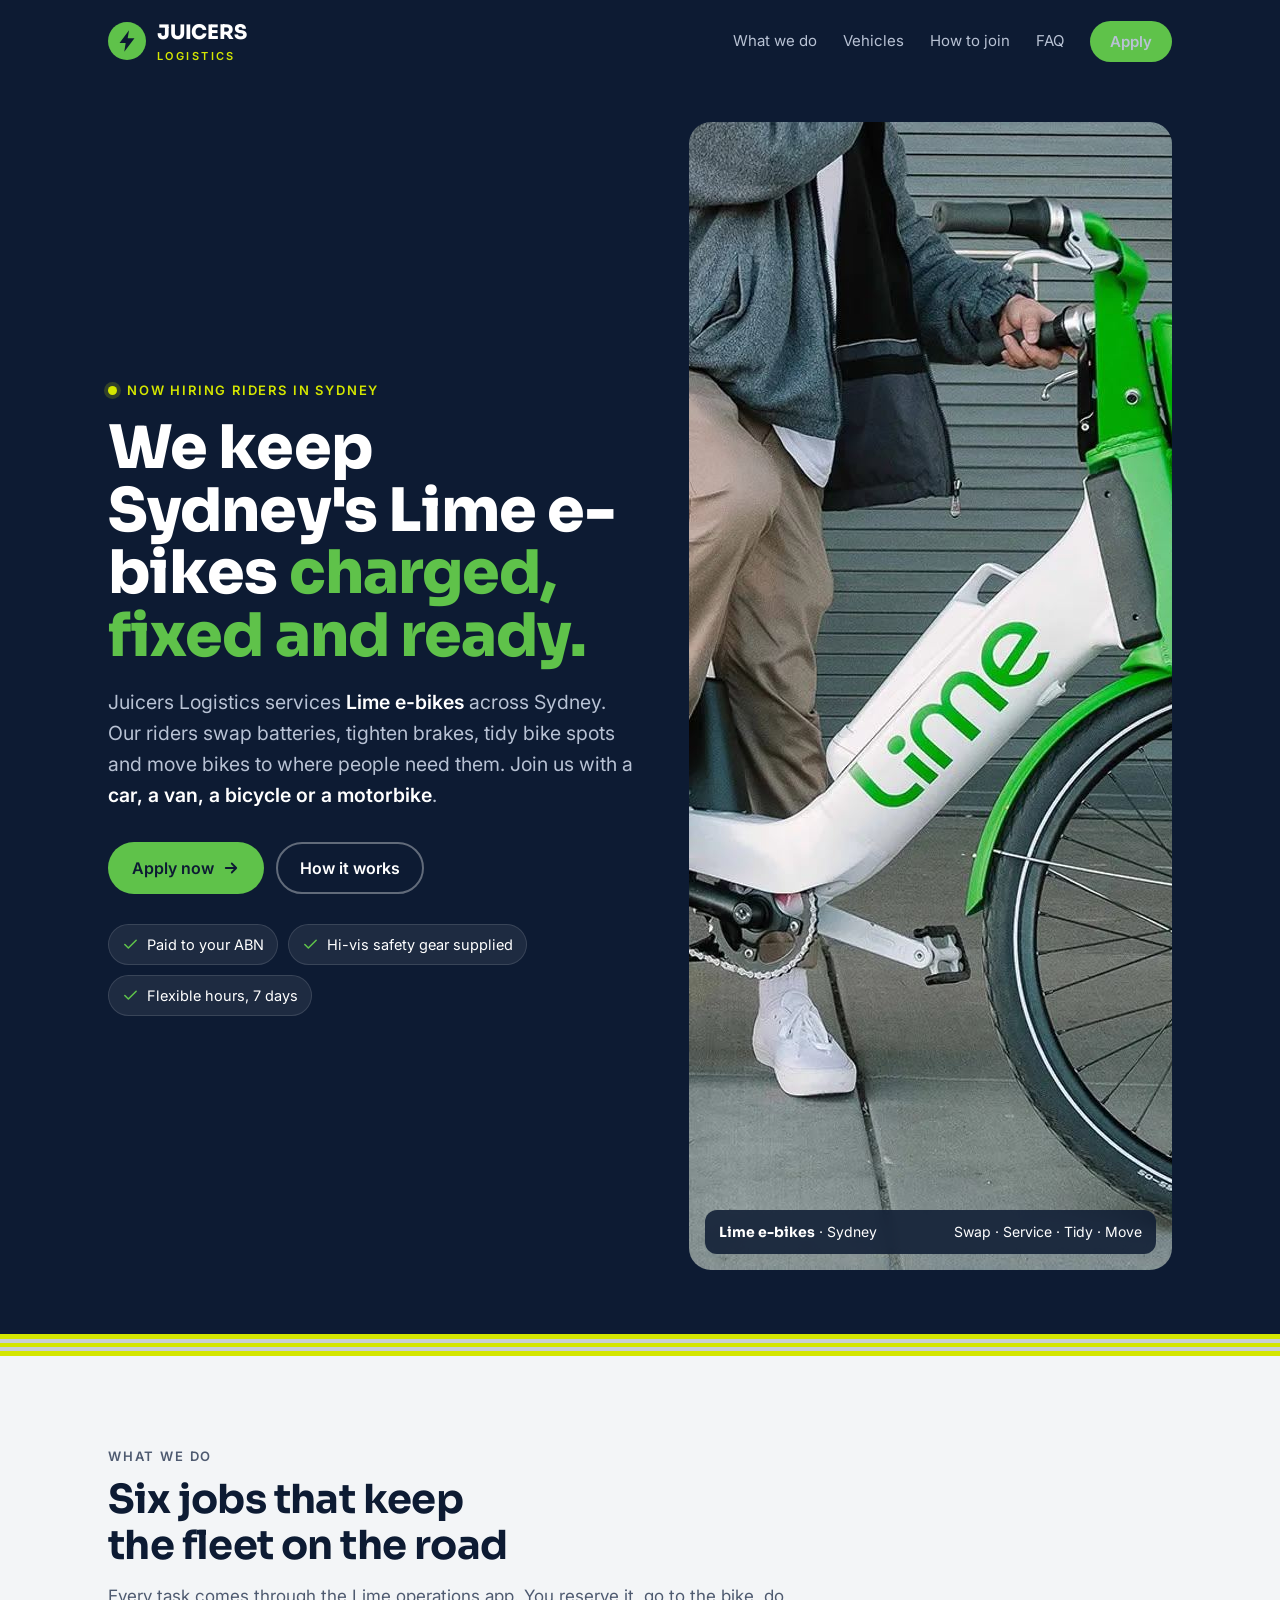
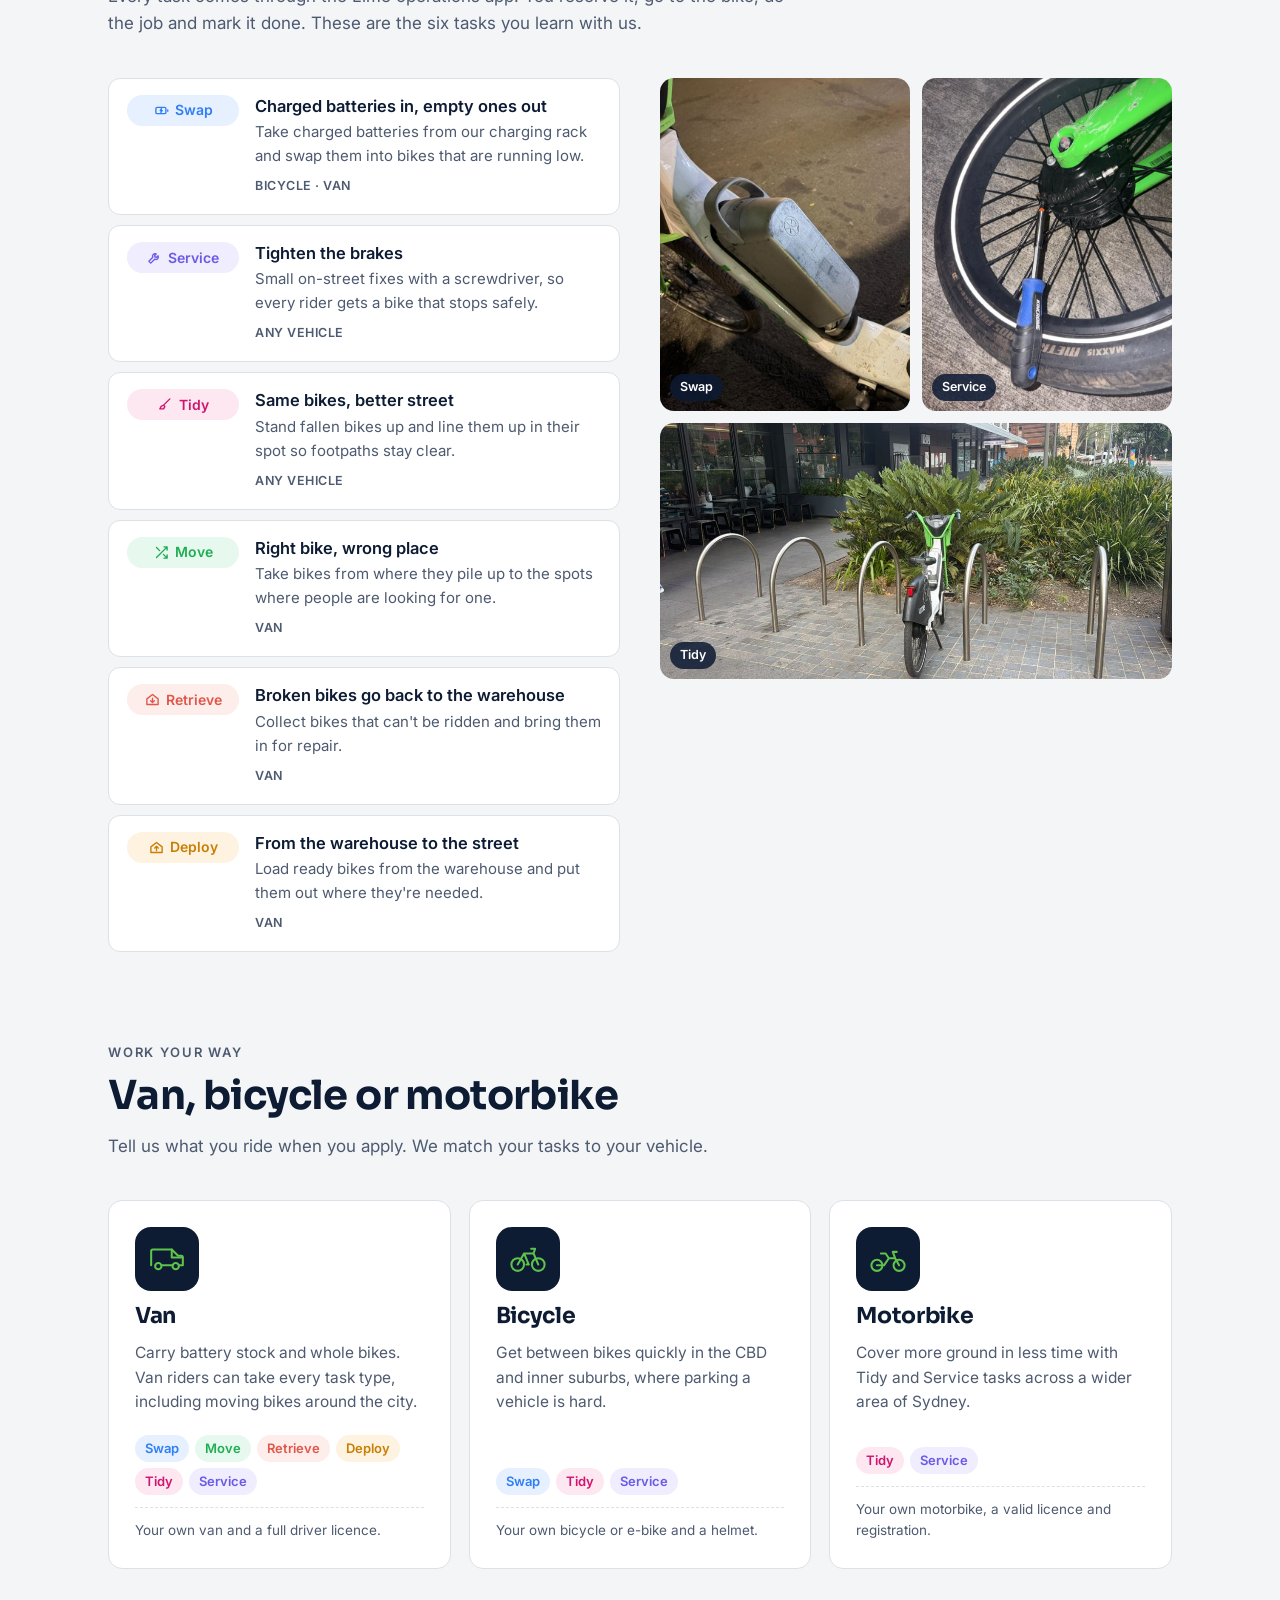
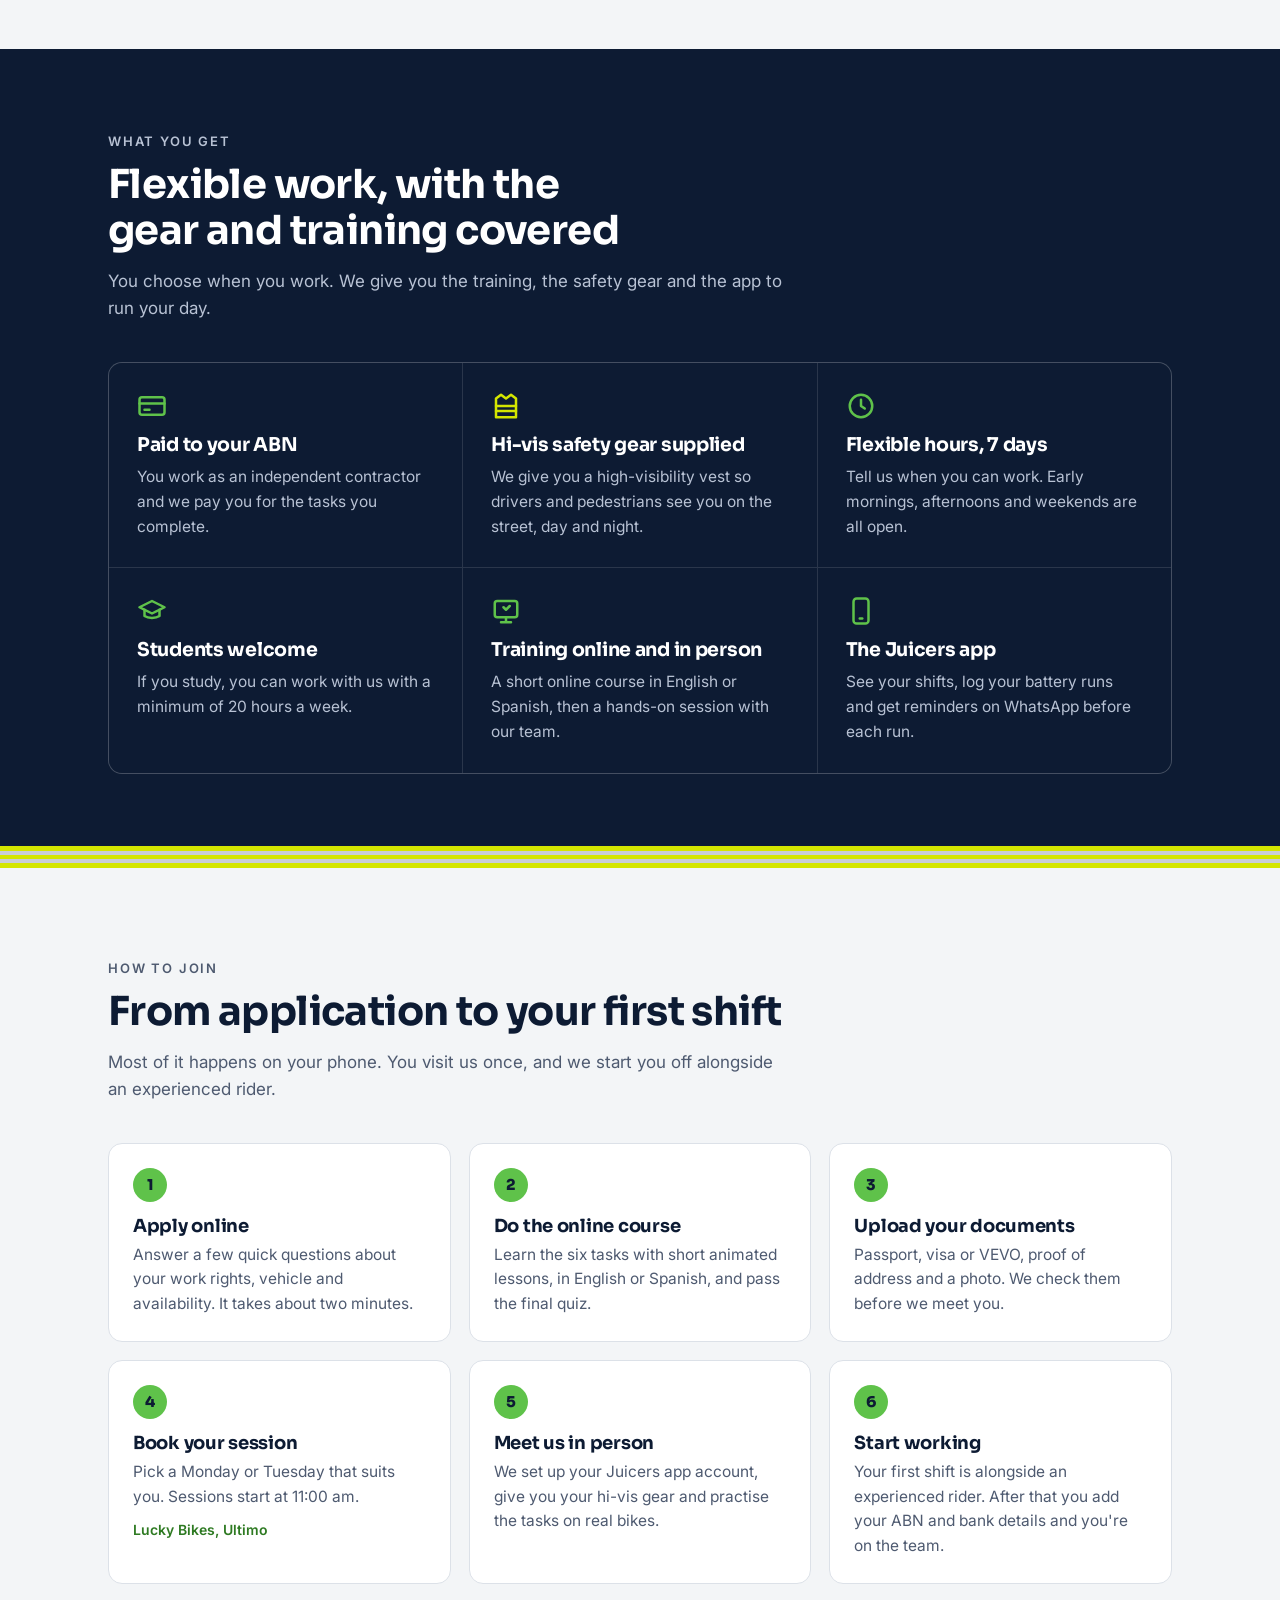
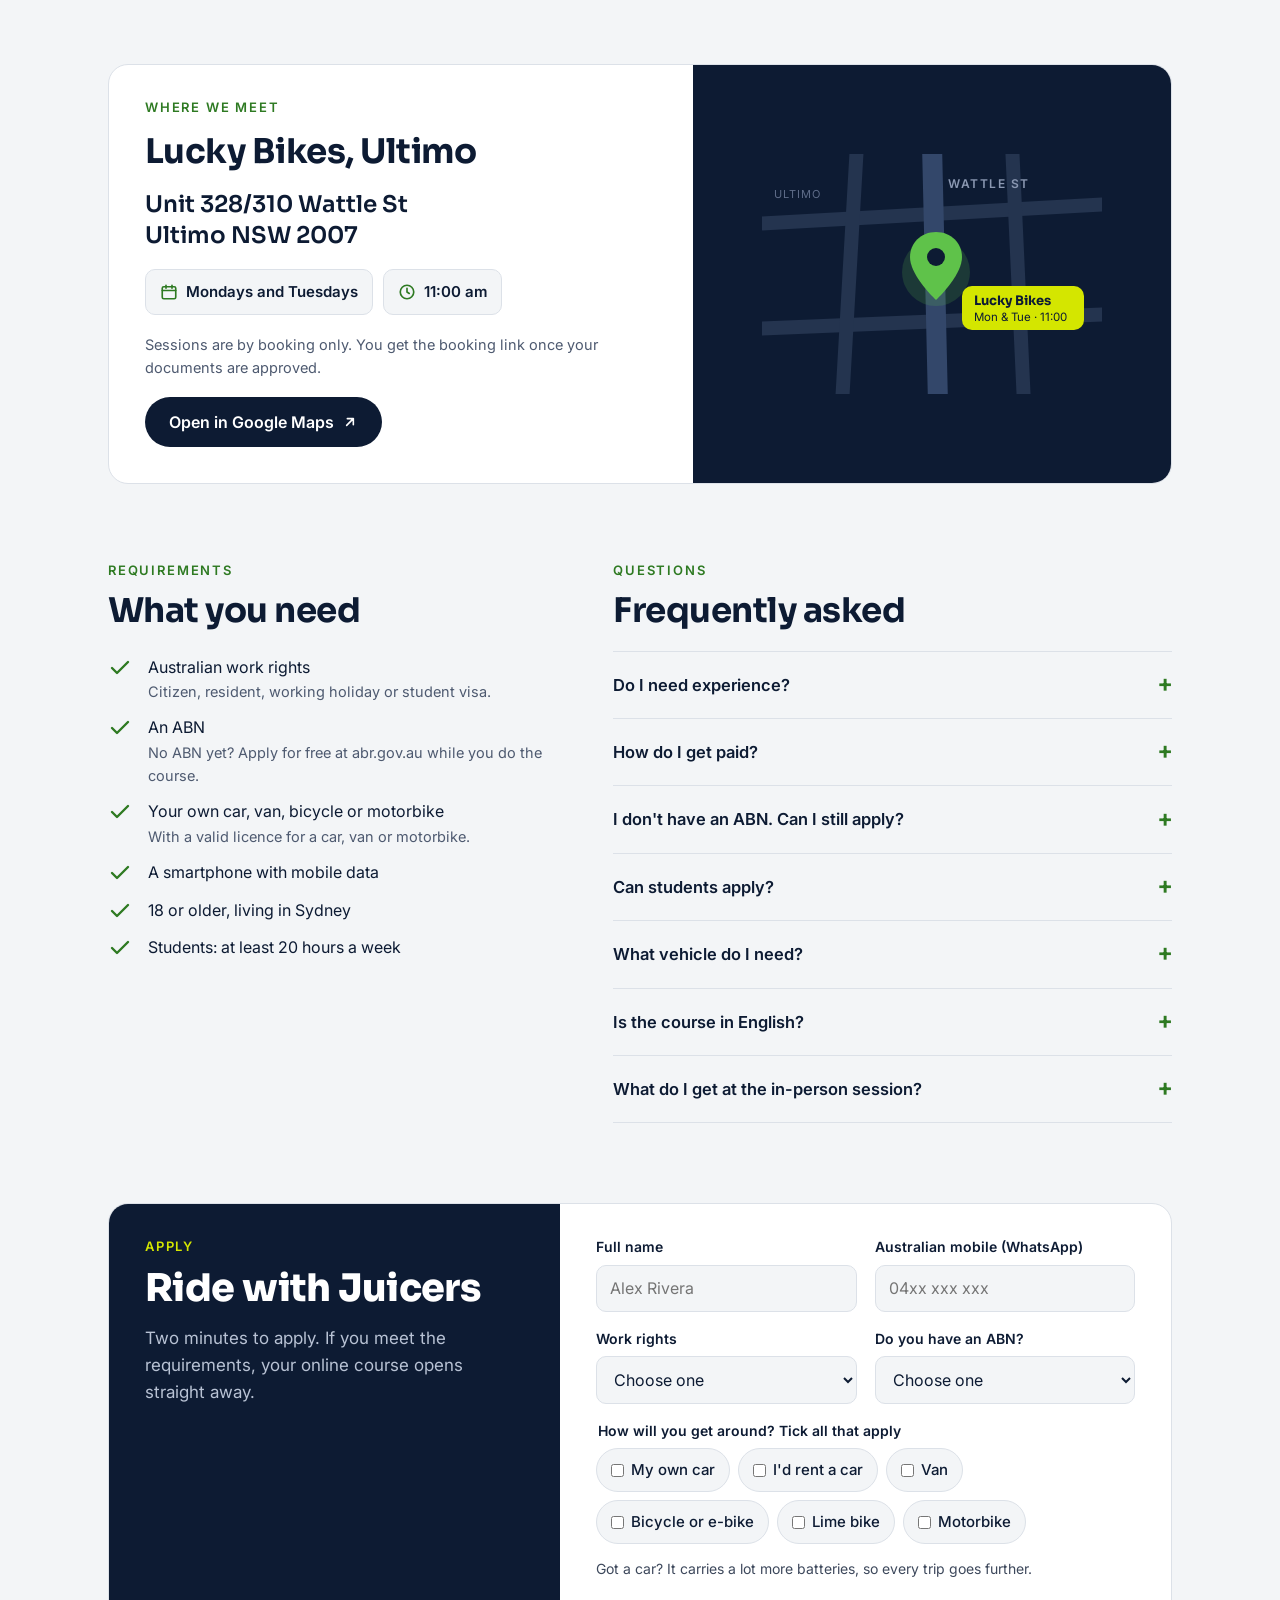
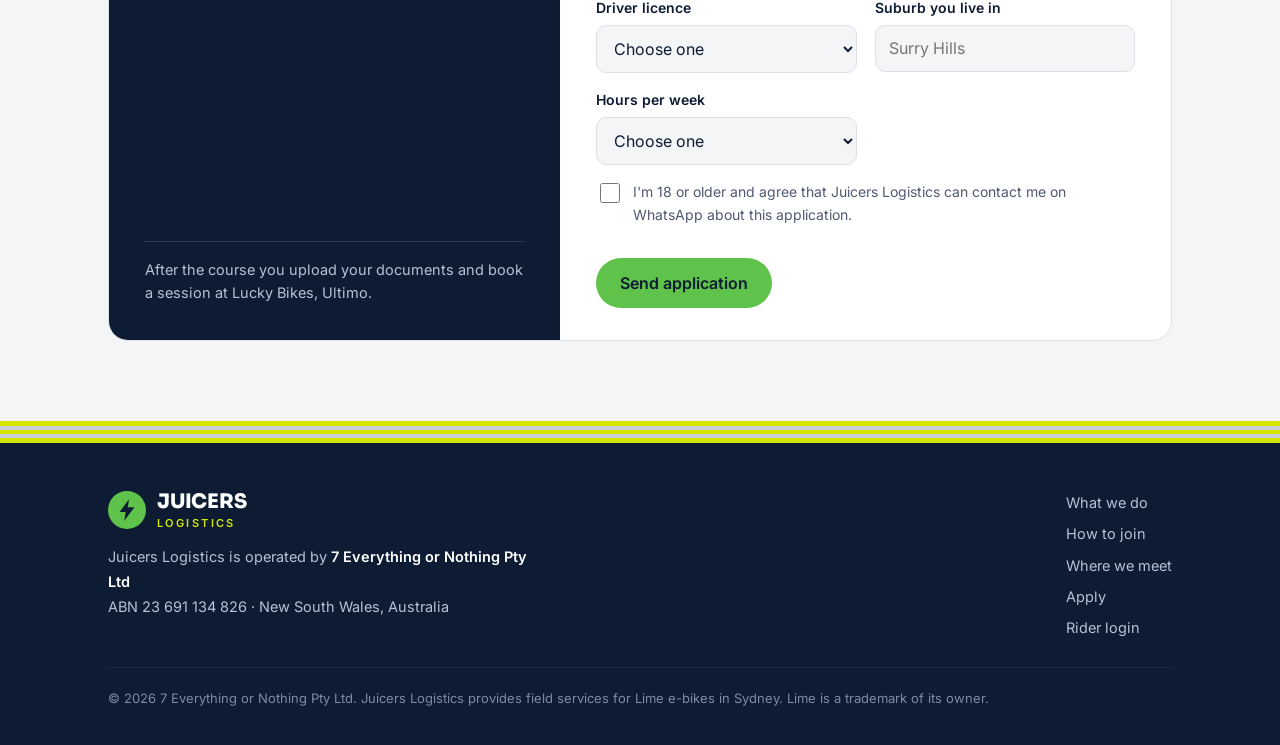
<file: index.html>
<!doctype html>
<html lang="en-AU">
<head>
<meta charset="utf-8">
<meta name="viewport" content="width=device-width, initial-scale=1, viewport-fit=cover">
<link rel="canonical" href="https://juicers7.com.au/">
<meta property="og:url" content="https://juicers7.com.au/">
<meta property="og:image" content="https://juicers7.com.au/img/hero-bike.jpg">
<link rel="icon" href="data:image/svg+xml,%3Csvg xmlns='http://www.w3.org/2000/svg' viewBox='0 0 56 56'%3E%3Ccircle cx='28' cy='28' r='28' fill='%235FC24A'/%3E%3Cpolygon points='31,12 17,31 26,31 24,44 39,24 29,24' fill='%230D1B33'/%3E%3C/svg%3E">
<title>Juicers Logistics</title>
<meta name="description" content="Juicers Logistics services Lime e-bikes across Sydney. We're hiring riders with a car, van, bicycle or motorbike. Paid to your ABN, hi-vis safety gear supplied, training online and in person in Ultimo.">
<meta property="og:title" content="Juicers Logistics: ride with us in Sydney">
<meta property="og:description" content="Battery swaps, servicing and moving Lime e-bikes across Sydney. Van, bicycle or motorbike. Paid to your ABN.">
<meta property="og:type" content="website">
<link rel="preconnect" href="https://fonts.googleapis.com">
<link rel="preconnect" href="https://fonts.gstatic.com" crossorigin>
<link rel="stylesheet" href="https://fonts.googleapis.com/css2?family=Inter:wght@400;500;600&family=Sora:wght@600;700;800&display=swap">

<script type="application/ld+json">
{
  "@context": "https://schema.org",
  "@graph": [
    {
      "@type": "Organization",
      "url": "https://juicers7.com.au/",
      "@id": "#org",
      "name": "Juicers Logistics",
      "legalName": "7 Everything or Nothing Pty Ltd",
      "taxID": "ABN 23 691 134 826",
      "description": "Field services for Lime shared e-bikes in Sydney: battery swaps, servicing, tidying and moving bikes.",
      "areaServed": "Sydney NSW"
    },
    {
      "@type": "JobPosting",
      "title": "E-bike field rider (battery swaps and servicing)",
      "description": "<p>Juicers Logistics services Lime e-bikes across Sydney. Riders swap batteries, tighten brakes, tidy bike spots and move bikes to where people need them. Work with your own car, van, bicycle or motorbike, on flexible hours, seven days a week.</p><p>You work as an independent contractor and are paid to your ABN. We supply hi-vis safety gear. Training is an online course in English or Spanish plus one in-person session in Ultimo. Students are welcome with a minimum of 20 hours a week.</p><p>Requirements: Australian work rights, an ABN (or apply for one while you train), a smartphone with data, 18+, living in Sydney. A valid licence is needed for van or motorbike work.</p>",
      "datePosted": "2026-11-06",
      "validThrough": "2027-02-28",
      "employmentType": ["CONTRACTOR", "PART_TIME", "FULL_TIME"],
      "hiringOrganization": { "@id": "#org" },
      "directApply": true,
      "jobLocation": {
        "@type": "Place",
        "address": {
          "@type": "PostalAddress",
          "streetAddress": "Unit 328/310 Wattle St",
          "addressLocality": "Ultimo",
          "addressRegion": "NSW",
          "postalCode": "2007",
          "addressCountry": "AU"
        }
      },
      "applicantLocationRequirements": { "@type": "Country", "name": "Australia" }
    },
    {
      "@type": "FAQPage",
      "mainEntity": [
        { "@type": "Question", "name": "Do I need experience?", "acceptedAnswer": { "@type": "Answer", "text": "No. You learn every task in our online course, then practise them with us in person before your first shift." } },
        { "@type": "Question", "name": "How do I get paid?", "acceptedAnswer": { "@type": "Answer", "text": "You work as an independent contractor and we pay you to your ABN for the tasks you complete." } },
        { "@type": "Question", "name": "I don't have an ABN. Can I still apply?", "acceptedAnswer": { "@type": "Answer", "text": "Yes. Applying for an ABN is free on the Australian Business Register (abr.gov.au). Start it while you do the course so it is ready by your first shift." } },
        { "@type": "Question", "name": "Can students apply?", "acceptedAnswer": { "@type": "Answer", "text": "Yes. Students need to commit to at least 20 hours a week." } },
        { "@type": "Question", "name": "What vehicle do I need?", "acceptedAnswer": { "@type": "Answer", "text": "Your own car, van, bicycle or motorbike. Tidy and Service work with any of them. Swap works with a car, a bicycle or a van; a car carries the most batteries. Retrieve, Move and Deploy need a van." } },
        { "@type": "Question", "name": "Where is the in-person session?", "acceptedAnswer": { "@type": "Answer", "text": "At Lucky Bikes, Unit 328/310 Wattle St, Ultimo NSW 2007, on Mondays and Tuesdays at 11:00 am." } }
      ]
    }
  ]
}
</script>

<style>
/* Layout: navy hero with a hi-vis reflective band as the recurring motif; light paper sections; tasks keep the real Supply chip colours. */
:root{
  --navy:#0D1B33;          /* Juicers brand navy: hero, footer, strong text */
  --navy-2:#1B2A45;
  --green:#5FC24A;         /* Juicers brand green: primary action */
  --green-ink:#2E7A22;     /* green readable as text on light ground */
  --hivis:#D4E600;         /* hi-vis vest yellow: the reflective-band motif only */
  --tape:#C9CED6;          /* reflective tape grey */
  --bg:#F3F5F7;
  --surface:#FFFFFF;
  --fg:#0D1B33;
  --fg-2:#4E5A70;
  --line:#DCE1E8;
  --on-navy:#FFFFFF;
  --on-navy-2:#B8C2D4;
  --chip-swap:#2F7EF7;    --chip-swap-bg:#E6F0FE;
  --chip-retrieve:#E0574A;--chip-retrieve-bg:#FDEDEB;
  --chip-move:#1FAE54;    --chip-move-bg:#E7F8EE;
  --chip-deploy:#C97E06;  --chip-deploy-bg:#FEF3E0;
  --chip-tidy:#D0156F;    --chip-tidy-bg:#FDE8F2;
  --chip-service:#6A5AE8; --chip-service-bg:#EFEDFE;
  --display:"Sora","Inter",system-ui,sans-serif;
  --body:"Inter",system-ui,-apple-system,"Segoe UI",sans-serif;
  --radius:14px;
}
@media (prefers-color-scheme: dark){
  :root:not([data-theme="light"]){
    --bg:#0A1426; --surface:#122039; --fg:#EEF2F8; --fg-2:#A9B4C8; --line:#24344F;
    --green-ink:#7BD866;
    --chip-swap-bg:#16294A; --chip-retrieve-bg:#3A1E21; --chip-move-bg:#14321F;
    --chip-deploy-bg:#3A2A10; --chip-tidy-bg:#3A1529; --chip-service-bg:#231F48;
    --chip-swap:#7AAEFF; --chip-retrieve:#FF8F84; --chip-move:#5FD889;
    --chip-deploy:#F5B649; --chip-tidy:#FF6FB0; --chip-service:#A79CFF;
    color-scheme:dark;
  }
}
:root[data-theme="dark"]{
  --bg:#0A1426; --surface:#122039; --fg:#EEF2F8; --fg-2:#A9B4C8; --line:#24344F;
  --green-ink:#7BD866;
  --chip-swap-bg:#16294A; --chip-retrieve-bg:#3A1E21; --chip-move-bg:#14321F;
  --chip-deploy-bg:#3A2A10; --chip-tidy-bg:#3A1529; --chip-service-bg:#231F48;
  --chip-swap:#7AAEFF; --chip-retrieve:#FF8F84; --chip-move:#5FD889;
  --chip-deploy:#F5B649; --chip-tidy:#FF6FB0; --chip-service:#A79CFF;
  color-scheme:dark;
}

*{box-sizing:border-box}
html{scroll-behavior:smooth}
@media (prefers-reduced-motion: reduce){html{scroll-behavior:auto}}
body{margin:0;background:var(--bg);color:var(--fg);font-family:var(--body);font-size:17px;line-height:1.6;-webkit-font-smoothing:antialiased}
h1,h2,h3{font-family:var(--display);margin:0;letter-spacing:-.015em;text-wrap:balance;line-height:1.15}
p{margin:0}
a{color:inherit}
:focus-visible{outline:3px solid var(--green);outline-offset:3px;border-radius:6px}

.wrap{max-width:1120px;margin:0 auto;padding-left:max(16px, env(safe-area-inset-left, 0px));padding-right:max(16px, env(safe-area-inset-right, 0px))}
@media (min-width:700px){.wrap{padding-left:max(28px, env(safe-area-inset-left, 0px));padding-right:max(28px, env(safe-area-inset-right, 0px))}}

/* reflective band: hi-vis yellow with two tape stripes, like the vest */
.band{height:22px;background:
  linear-gradient(to bottom, var(--hivis) 0 5px, var(--tape) 5px 9px, var(--hivis) 9px 13px, var(--tape) 13px 17px, var(--hivis) 17px 22px)}

.btn{display:inline-flex;align-items:center;gap:8px;font:600 16px/1 var(--body);padding:15px 22px;border-radius:999px;text-decoration:none;border:2px solid transparent;cursor:pointer;transition:transform .15s ease, background .15s ease}
.btn:hover{transform:translateY(-1px)}
@media (prefers-reduced-motion: reduce){.btn{transition:none}.btn:hover{transform:none}}
.btn-primary{background:var(--green);color:var(--navy)}
.btn-primary:hover{background:#6FD45A}
.btn-ghost{border-color:rgba(255,255,255,.35);color:var(--on-navy)}
.btn-ghost:hover{border-color:var(--on-navy)}

/* header + hero */
.hero{background:var(--navy);color:var(--on-navy);position:relative;overflow:hidden}
.nav{display:flex;align-items:center;justify-content:space-between;gap:16px;padding-block:20px}
.lockup{display:flex;align-items:center;gap:11px;text-decoration:none;color:var(--on-navy)}
.lockup svg{width:38px;height:38px;flex:none}
.lockup b{font-family:var(--display);font-weight:800;font-size:20px;letter-spacing:-.01em;line-height:1}
.lockup small{display:block;font:600 11px/1 var(--body);letter-spacing:.22em;text-transform:uppercase;color:var(--hivis);margin-top:4px}
.navlinks{display:flex;align-items:center;gap:26px;font-size:15px}
.navlinks a{text-decoration:none;color:var(--on-navy-2)}
.navlinks a:hover{color:var(--on-navy)}
.navlinks .btn{padding:11px 18px;font-size:15px}
@media (max-width:860px){.navlinks a:not(.btn){display:none}}

.hero-grid{display:grid;grid-template-columns:minmax(0,1.05fr) minmax(0,.95fr);gap:48px;align-items:center;padding-block:40px 64px}
.hero-grid > div{min-width:0}
.kicker{display:inline-flex;align-items:center;gap:10px;font:600 13px/1 var(--body);letter-spacing:.14em;text-transform:uppercase;color:var(--hivis);margin-bottom:20px}
.kicker i{width:9px;height:9px;border-radius:50%;background:var(--hivis);box-shadow:0 0 0 4px rgba(212,230,0,.18)}
.hero h1{font-size:clamp(36px,5.6vw,60px);font-weight:800;line-height:1.04}
.hero h1 em{font-style:normal;color:var(--green)}
.hero .lede{margin-top:20px;font-size:clamp(17px,2vw,19.5px);color:var(--on-navy-2);max-width:54ch}
.hero .lede strong{color:var(--on-navy);font-weight:600}
.cta-row{display:flex;flex-wrap:wrap;gap:12px;margin-top:30px}
.facts{display:flex;flex-wrap:wrap;gap:10px;margin:30px 0 0;padding:0;list-style:none}
.facts li{display:flex;align-items:center;gap:8px;font-size:14.5px;color:var(--on-navy);background:rgba(255,255,255,.07);border:1px solid rgba(255,255,255,.12);padding:8px 13px;border-radius:999px}
.facts svg{width:17px;height:17px;flex:none;color:var(--green)}

.hero-photo{position:relative;min-width:0}
.hero-photo img{display:block;width:100%;aspect-ratio:1348/1148;object-fit:cover;border-radius:22px}
.photo-tag{position:absolute;left:16px;bottom:16px;right:16px;display:flex;justify-content:space-between;align-items:center;gap:10px;flex-wrap:wrap;
  background:rgba(13,27,51,.86);backdrop-filter:blur(6px);color:var(--on-navy);border-radius:12px;padding:11px 14px;font-size:14px}
.photo-tag b{font-family:var(--display);font-weight:700}
@media (max-width:860px){
  .hero-grid{grid-template-columns:minmax(0,1fr);gap:28px;padding-block:20px 44px}
  .hero-photo{max-width:440px}
  .hero-photo img{aspect-ratio:16/10;object-position:center 62%;border-radius:16px}
  .photo-tag{left:10px;right:auto;bottom:10px;padding:7px 11px;font-size:12.5px;border-radius:9px}
  .photo-tag span + span{display:none}
}
@media (max-width:540px){
  .hero-photo img{aspect-ratio:2/1;max-height:200px}
}

/* sections */
.section{padding-block:80px}
.section + .section{padding-top:0}
.eyebrow{font:600 13px/1 var(--body);letter-spacing:.14em;text-transform:uppercase;color:var(--green-ink);margin-bottom:14px}
.head{max-width:680px;margin-bottom:40px}
.head h2{font-size:clamp(28px,3.8vw,40px);font-weight:700}
.head p{margin-top:14px;color:var(--fg-2)}
@media (max-width:700px){.section{padding-block:56px}}

/* what we do */
.what{display:grid;grid-template-columns:1fr 1fr;gap:40px;align-items:start}
.mosaic{display:grid;grid-template-columns:1fr 1fr;gap:12px}
.mosaic figure{margin:0;position:relative;border-radius:var(--radius);overflow:hidden;min-width:0}
.mosaic img{display:block;width:100%;height:100%;object-fit:cover;aspect-ratio:3/4}
.mosaic .wide{grid-column:span 2}
.mosaic .wide img{aspect-ratio:16/8}
.mosaic figcaption{position:absolute;left:10px;bottom:10px;font:600 12.5px/1 var(--body);background:rgba(13,27,51,.85);color:#fff;padding:7px 10px;border-radius:999px}
@media (max-width:860px){.what{grid-template-columns:1fr}}

.tasks{display:grid;gap:10px;margin:0;padding:0;list-style:none}
.task{display:grid;grid-template-columns:112px 1fr;gap:16px;align-items:start;background:var(--surface);border:1px solid var(--line);border-radius:12px;padding:16px 18px}
.task > div{min-width:0}
.chip{display:inline-flex;align-items:center;justify-content:center;gap:6px;font:600 14px/1 var(--body);padding:8px 12px;border-radius:999px;white-space:nowrap}
.chip svg{width:15px;height:15px;flex:none}
.c-swap{color:var(--chip-swap);background:var(--chip-swap-bg)}
.c-retrieve{color:var(--chip-retrieve);background:var(--chip-retrieve-bg)}
.c-move{color:var(--chip-move);background:var(--chip-move-bg)}
.c-deploy{color:var(--chip-deploy);background:var(--chip-deploy-bg)}
.c-tidy{color:var(--chip-tidy);background:var(--chip-tidy-bg)}
.c-service{color:var(--chip-service);background:var(--chip-service-bg)}
.task h3{font:600 16.5px/1.35 var(--body);letter-spacing:0}
.task p{font-size:15px;color:var(--fg-2);margin-top:3px}
.task .needs{display:inline-block;margin-top:8px;font-size:12.5px;font-weight:600;letter-spacing:.04em;text-transform:uppercase;color:var(--fg-2)}
@media (max-width:480px){.task{grid-template-columns:1fr;gap:10px}.task .chip{justify-self:start}}

/* vehicles */
.vehicles{display:grid;grid-template-columns:repeat(3,minmax(0,1fr));gap:18px}
.vehicle{background:var(--surface);border:1px solid var(--line);border-radius:var(--radius);padding:26px;display:flex;flex-direction:column;gap:12px}
.vehicle .ic{width:64px;height:64px;border-radius:16px;background:var(--navy);display:grid;place-items:center}
.vehicle .ic svg{width:38px;height:38px}
.vehicle h3{font-size:22px;font-weight:700}
.vehicle p{color:var(--fg-2);font-size:15.5px}
.vehicle .can{display:flex;flex-wrap:wrap;gap:6px;margin-top:auto;padding-top:8px}
.vehicle .can .chip{font-size:13px;padding:7px 10px}
.vehicle .need{font-size:13.5px;color:var(--fg-2);border-top:1px dashed var(--line);padding-top:12px}
@media (max-width:860px){.vehicles{grid-template-columns:1fr}}

/* offer */
.section.offer{background:var(--navy);color:var(--on-navy);padding-block:0}
.offer .eyebrow{color:var(--hivis)}
.offer .head p{color:var(--on-navy-2)}
.perks{display:grid;grid-template-columns:repeat(3,minmax(0,1fr));gap:1px;background:rgba(255,255,255,.12);border:1px solid rgba(255,255,255,.12);border-radius:var(--radius);overflow:hidden}
.perk{background:var(--navy);padding:28px;display:flex;flex-direction:column;gap:8px;min-width:0}
.perk svg{width:30px;height:30px;color:var(--green);margin-bottom:6px}
.perk.hl svg{color:var(--hivis)}
.perk h3{font-size:19px;font-weight:700}
.perk p{color:var(--on-navy-2);font-size:15.5px}
@media (max-width:860px){.perks{grid-template-columns:1fr 1fr}}
@media (max-width:540px){.perks{grid-template-columns:1fr}}

/* steps */
.steps{display:grid;grid-template-columns:repeat(3,minmax(0,1fr));gap:18px;counter-reset:s;margin:0;padding:0;list-style:none}
.step{position:relative;background:var(--surface);border:1px solid var(--line);border-radius:var(--radius);padding:24px 24px 24px 24px;min-width:0}
.step::before{counter-increment:s;content:counter(s);font-family:var(--display);font-weight:800;font-size:15px;width:34px;height:34px;border-radius:50%;display:grid;place-items:center;background:var(--green);color:var(--navy);margin-bottom:14px}
.step h3{font-size:18px;font-weight:700}
.step p{margin-top:6px;color:var(--fg-2);font-size:15.5px}
.step .where{margin-top:10px;font-size:14px;font-weight:600;color:var(--green-ink)}
@media (max-width:860px){.steps{grid-template-columns:1fr 1fr}}
@media (max-width:540px){.steps{grid-template-columns:1fr}}

/* meet */
.meet{display:grid;grid-template-columns:1.1fr .9fr;border-radius:20px;overflow:hidden;border:1px solid var(--line);background:var(--surface)}
.meet-info{padding:36px;display:flex;flex-direction:column;gap:18px;min-width:0}
.meet-info h2{font-size:clamp(26px,3.4vw,34px);font-weight:700}
.addr{font-family:var(--display);font-weight:600;font-size:clamp(19px,2.4vw,23px);line-height:1.35}
.when{display:flex;flex-wrap:wrap;gap:10px}
.when span{display:inline-flex;align-items:center;gap:8px;background:var(--bg);border:1px solid var(--line);border-radius:10px;padding:10px 14px;font-weight:600;font-size:15px}
.when svg{width:18px;height:18px;color:var(--green-ink)}
.meet-info .btn{align-self:flex-start;background:var(--navy);color:#fff}
:root[data-theme="dark"] .meet-info .btn{background:var(--green);color:var(--navy)}
@media (prefers-color-scheme: dark){:root:not([data-theme="light"]) .meet-info .btn{background:var(--green);color:var(--navy)}}
.meet-info .small{font-size:14.5px;color:var(--fg-2)}
.meet-art{background:var(--navy);position:relative;min-height:260px;display:grid;place-items:center;padding:28px}
.meet-art svg{width:100%;max-width:340px;height:auto}
@media (max-width:860px){.meet{grid-template-columns:1fr}.meet-art{min-height:200px}}

/* requirements + faq */
.two{display:grid;grid-template-columns:.9fr 1.1fr;gap:48px;align-items:start}
.reqs{margin:0;padding:0;list-style:none;display:grid;gap:12px}
.reqs li{display:grid;grid-template-columns:28px 1fr;gap:12px;align-items:start;font-size:16px}
.reqs li > span{min-width:0}
.reqs svg{width:24px;height:24px;color:var(--green-ink);margin-top:1px}
.reqs small{display:block;color:var(--fg-2);font-size:14.5px}
.faq details{border-bottom:1px solid var(--line);padding-block:4px}
.faq details:first-of-type{border-top:1px solid var(--line)}
.faq summary{cursor:pointer;list-style:none;display:flex;justify-content:space-between;gap:16px;align-items:center;padding-block:16px;font-weight:600;font-size:16.5px}
.faq summary::-webkit-details-marker{display:none}
.faq summary::after{content:"+";font:600 24px/1 var(--display);color:var(--green-ink);transition:transform .2s}
.faq details[open] summary::after{transform:rotate(45deg)}
.faq details p{padding-bottom:18px;color:var(--fg-2);max-width:62ch}
@media (max-width:860px){.two{grid-template-columns:1fr;gap:40px}}

/* apply */
.apply{background:var(--surface);border:1px solid var(--line);border-radius:20px;display:grid;grid-template-columns:.85fr 1.15fr;overflow:hidden}
.apply-side{background:var(--navy);color:var(--on-navy);padding:36px;display:flex;flex-direction:column;gap:14px}
.apply-side h2{font-size:clamp(28px,3.6vw,38px);font-weight:800}
.apply-side p{color:var(--on-navy-2)}
.apply-side .next{margin-top:auto;font-size:14.5px;color:var(--on-navy-2);border-top:1px solid rgba(255,255,255,.14);padding-top:16px}
form{padding:32px 36px;display:grid;grid-template-columns:1fr 1fr;gap:16px 18px;min-width:0}
.field{display:flex;flex-direction:column;gap:6px;min-width:0}
.field.full{grid-column:1/-1}
label,.legend{font-size:14px;font-weight:600}
input,select{font:16px/1.3 var(--body);color:var(--fg);background:var(--bg);border:1px solid var(--line);border-radius:10px;padding:12px 13px;width:100%;min-width:0}
input:focus,select:focus{outline:2px solid var(--green);outline-offset:1px}
fieldset{border:0;margin:0;padding:0;min-width:0}
.pills{display:flex;flex-wrap:wrap;gap:8px;margin-top:6px}
.pills label{display:inline-flex;align-items:center;gap:7px;font-weight:500;font-size:15px;border:1px solid var(--line);background:var(--bg);border-radius:999px;padding:9px 14px;cursor:pointer}
.pills input{width:auto;accent-color:var(--green-ink);margin:0}
[hidden]{display:none!important}.car-note{margin:8px 0 0;font-size:14px;opacity:.8}
.consent{display:flex;flex-direction:row;gap:10px;align-items:flex-start;font-weight:400;font-size:14px;color:var(--fg-2)}
.consent input{flex:none;width:20px;height:20px;margin-top:2px;accent-color:var(--green-ink)}
.student-note{font-size:13.5px;color:var(--fg-2)}
form .btn{justify-self:start}
.done{grid-column:1/-1;background:var(--chip-move-bg);border:1px solid var(--line);border-radius:12px;padding:18px;font-size:15.5px}
.done b{display:block;font-family:var(--display);font-size:18px;margin-bottom:4px}
.done span{display:block}
.fail{grid-column:1/-1;background:var(--chip-retrieve-bg);color:var(--fg);border:1px solid var(--line);border-radius:12px;padding:14px 16px;font-size:15px;font-weight:500}
.done-actions{display:flex;flex-wrap:wrap;gap:10px;margin-top:14px}
.btn-line{background:transparent;border-color:var(--line);color:var(--fg)}
.done .link{display:block;margin-top:12px;font-size:12.5px;word-break:break-all;color:var(--fg-2);user-select:all}
form input:disabled,form select:disabled{opacity:.6}
@media (max-width:860px){.apply{grid-template-columns:1fr}}
@media (max-width:560px){form{grid-template-columns:1fr;padding:24px 20px}.apply-side{padding:28px 20px}}

/* footer */
footer{background:var(--navy);color:var(--on-navy-2);font-size:14.5px}
.foot{display:flex;flex-wrap:wrap;gap:28px 56px;justify-content:space-between;padding-block:48px 28px}
.foot nav{display:flex;flex-direction:column;gap:8px}
.foot nav a{text-decoration:none}
.foot nav a:hover{color:var(--on-navy)}
.foot .legal{max-width:440px;line-height:1.7}
.foot .legal strong{color:var(--on-navy);font-weight:600}
.copy{border-top:1px solid var(--navy-2);padding-block:20px 36px;font-size:13px;color:#7F8BA3}
</style>
</head>
<body>
<header class="hero" id="top">
  <div class="wrap">
    <nav class="nav" aria-label="Main">
      <a class="lockup" href="#top" aria-label="Juicers Logistics home">
        <svg viewBox="0 0 56 56" aria-hidden="true"><circle cx="28" cy="28" r="28" fill="#5FC24A"/><polygon points="31,12 17,31 26,31 24,44 39,24 29,24" fill="#0D1B33"/></svg>
        <span><b>JUICERS</b><small>Logistics</small></span>
      </a>
      <div class="navlinks">
        <a href="#what">What we do</a>
        <a href="#vehicles">Vehicles</a>
        <a href="#join">How to join</a>
        <a href="#faq">FAQ</a>
        <a class="btn btn-primary" href="#apply">Apply</a>
      </div>
    </nav>

    <div class="hero-grid">
      <div>
        <div class="kicker"><i></i>Now hiring riders in Sydney</div>
        <h1>We keep Sydney's Lime e-bikes <em>charged, fixed and ready.</em></h1>
        <p class="lede">Juicers Logistics services <strong>Lime e-bikes</strong> across Sydney. Our riders swap batteries, tighten brakes, tidy bike spots and move bikes to where people need them. Join us with a <strong>car, a van, a bicycle or a motorbike</strong>.</p>
        <div class="cta-row">
          <a class="btn btn-primary" href="#apply">Apply now
            <svg width="18" height="18" viewBox="0 0 24 24" fill="none" stroke="currentColor" stroke-width="2.4" stroke-linecap="round" stroke-linejoin="round" aria-hidden="true"><path d="M5 12h14M13 6l6 6-6 6"/></svg>
          </a>
          <a class="btn btn-ghost" href="#join">How it works</a>
        </div>
        <ul class="facts" aria-label="Key facts">
          <li><svg viewBox="0 0 24 24" fill="none" stroke="currentColor" stroke-width="2.2" stroke-linecap="round" stroke-linejoin="round" aria-hidden="true"><path d="M20 6 9 17l-5-5"/></svg>Paid to your ABN</li>
          <li><svg viewBox="0 0 24 24" fill="none" stroke="currentColor" stroke-width="2.2" stroke-linecap="round" stroke-linejoin="round" aria-hidden="true"><path d="M20 6 9 17l-5-5"/></svg>Hi-vis safety gear supplied</li>
          <li><svg viewBox="0 0 24 24" fill="none" stroke="currentColor" stroke-width="2.2" stroke-linecap="round" stroke-linejoin="round" aria-hidden="true"><path d="M20 6 9 17l-5-5"/></svg>Flexible hours, 7 days</li>
        </ul>
      </div>
      <div class="hero-photo">
        <img src="img/hero-bike.jpg" width="1348" height="1148" alt="A rider on a green Lime e-bike">
        <div class="photo-tag"><span><b>Lime e-bikes</b> · Sydney</span><span>Swap · Service · Tidy · Move</span></div>
      </div>
    </div>
  </div>
  <div class="band" aria-hidden="true"></div>
</header>

<main>
  <section class="section" id="what" aria-labelledby="what-h">
    <div class="wrap">
      <div class="head">
        <p class="eyebrow">What we do</p>
        <h2 id="what-h">Six jobs that keep the fleet on the road</h2>
        <p>Every task comes through the Lime operations app. You reserve it, go to the bike, do the job and mark it done. These are the six tasks you learn with us.</p>
      </div>
      <div class="what">
        <ul class="tasks">
          <li class="task">
            <span class="chip c-swap"><svg viewBox="0 0 24 24" fill="none" stroke="currentColor" stroke-width="2.2" stroke-linecap="round" stroke-linejoin="round" aria-hidden="true"><rect x="3" y="7" width="16" height="10" rx="2"/><path d="M22 11v2M12 9l-2 3h3l-2 3"/></svg>Swap</span>
            <div><h3>Charged batteries in, empty ones out</h3><p>Take charged batteries from our charging rack and swap them into bikes that are running low.</p><span class="needs">Bicycle · van</span></div>
          </li>
          <li class="task">
            <span class="chip c-service"><svg viewBox="0 0 24 24" fill="none" stroke="currentColor" stroke-width="2.2" stroke-linecap="round" stroke-linejoin="round" aria-hidden="true"><path d="M14.7 6.3a4 4 0 0 0-5.4 5.4L3 18l3 3 6.3-6.3a4 4 0 0 0 5.4-5.4l-2.5 2.5-2.4-.6-.6-2.4z"/></svg>Service</span>
            <div><h3>Tighten the brakes</h3><p>Small on-street fixes with a screwdriver, so every rider gets a bike that stops safely.</p><span class="needs">Any vehicle</span></div>
          </li>
          <li class="task">
            <span class="chip c-tidy"><svg viewBox="0 0 24 24" fill="none" stroke="currentColor" stroke-width="2.2" stroke-linecap="round" stroke-linejoin="round" aria-hidden="true"><path d="M19 3 9 13M5 15l4-2 2 2-2 4H3z"/></svg>Tidy</span>
            <div><h3>Same bikes, better street</h3><p>Stand fallen bikes up and line them up in their spot so footpaths stay clear.</p><span class="needs">Any vehicle</span></div>
          </li>
          <li class="task">
            <span class="chip c-move"><svg viewBox="0 0 24 24" fill="none" stroke="currentColor" stroke-width="2.2" stroke-linecap="round" stroke-linejoin="round" aria-hidden="true"><path d="M16 3h5v5M4 20 21 3M21 16v5h-5M15 15l6 6M4 4l5 5"/></svg>Move</span>
            <div><h3>Right bike, wrong place</h3><p>Take bikes from where they pile up to the spots where people are looking for one.</p><span class="needs">Van</span></div>
          </li>
          <li class="task">
            <span class="chip c-retrieve"><svg viewBox="0 0 24 24" fill="none" stroke="currentColor" stroke-width="2.2" stroke-linecap="round" stroke-linejoin="round" aria-hidden="true"><path d="M3 11 12 4l9 7v9H3z"/><path d="M12 10v7M9 14l3 3 3-3"/></svg>Retrieve</span>
            <div><h3>Broken bikes go back to the warehouse</h3><p>Collect bikes that can't be ridden and bring them in for repair.</p><span class="needs">Van</span></div>
          </li>
          <li class="task">
            <span class="chip c-deploy"><svg viewBox="0 0 24 24" fill="none" stroke="currentColor" stroke-width="2.2" stroke-linecap="round" stroke-linejoin="round" aria-hidden="true"><path d="M3 11 12 4l9 7v9H3z"/><path d="M12 17v-7M9 13l3-3 3 3"/></svg>Deploy</span>
            <div><h3>From the warehouse to the street</h3><p>Load ready bikes from the warehouse and put them out where they're needed.</p><span class="needs">Van</span></div>
          </li>
        </ul>
        <div class="mosaic">
          <figure><img src="img/battery.jpg" width="675" height="900" alt="A Lime e-bike battery fitted to the bike frame" loading="lazy"><figcaption>Swap</figcaption></figure>
          <figure><img src="img/service.jpg" width="675" height="900" alt="A screwdriver tightening the brake on a Lime e-bike's front hub" loading="lazy"><figcaption>Service</figcaption></figure>
          <figure class="wide"><img src="img/bike-spot.jpg" width="1000" height="750" alt="A Lime e-bike parked in a bike spot on a Sydney footpath" loading="lazy"><figcaption>Tidy</figcaption></figure>
        </div>
      </div>
    </div>
  </section>

  <section class="section" id="vehicles" aria-labelledby="veh-h">
    <div class="wrap">
      <div class="head">
        <p class="eyebrow">Work your way</p>
        <h2 id="veh-h">Van, bicycle or motorbike</h2>
        <p>Tell us what you ride when you apply. We match your tasks to your vehicle.</p>
      </div>
      <div class="vehicles">
        <article class="vehicle">
          <div class="ic"><svg viewBox="0 0 48 48" fill="none" stroke="#5FC24A" stroke-width="2.6" stroke-linecap="round" stroke-linejoin="round" aria-hidden="true"><path d="M4 32V14a2 2 0 0 1 2-2h24l8 8h4a2 2 0 0 1 2 2v10h-4"/><path d="M30 12v10h12"/><path d="M18 32h12"/><circle cx="13" cy="33" r="4"/><circle cx="35" cy="33" r="4"/></svg></div>
          <h3>Van</h3>
          <p>Carry battery stock and whole bikes. Van riders can take every task type, including moving bikes around the city.</p>
          <div class="can"><span class="chip c-swap">Swap</span><span class="chip c-move">Move</span><span class="chip c-retrieve">Retrieve</span><span class="chip c-deploy">Deploy</span><span class="chip c-tidy">Tidy</span><span class="chip c-service">Service</span></div>
          <p class="need">Your own van and a full driver licence.</p>
        </article>
        <article class="vehicle">
          <div class="ic"><svg viewBox="0 0 48 48" fill="none" stroke="#5FC24A" stroke-width="2.6" stroke-linecap="round" stroke-linejoin="round" aria-hidden="true"><circle cx="11" cy="31" r="8"/><circle cx="37" cy="31" r="8"/><path d="M11 31l8-14h12l6 14M19 17l6 14h-3M28 11h5l-2 6"/></svg></div>
          <h3>Bicycle</h3>
          <p>Get between bikes quickly in the CBD and inner suburbs, where parking a vehicle is hard.</p>
          <div class="can"><span class="chip c-swap">Swap</span><span class="chip c-tidy">Tidy</span><span class="chip c-service">Service</span></div>
          <p class="need">Your own bicycle or e-bike and a helmet.</p>
        </article>
        <article class="vehicle">
          <div class="ic"><svg viewBox="0 0 48 48" fill="none" stroke="#5FC24A" stroke-width="2.6" stroke-linecap="round" stroke-linejoin="round" aria-hidden="true"><circle cx="10" cy="32" r="7"/><circle cx="38" cy="32" r="7"/><path d="M10 32h9l6-9h8l5 9M25 23l-4-6h-6M33 23l-3-8h5"/></svg></div>
          <h3>Motorbike</h3>
          <p>Cover more ground in less time with Tidy and Service tasks across a wider area of Sydney.</p>
          <div class="can"><span class="chip c-tidy">Tidy</span><span class="chip c-service">Service</span></div>
          <p class="need">Your own motorbike, a valid licence and registration.</p>
        </article>
      </div>
    </div>
  </section>

  <section class="section offer" aria-labelledby="offer-h">
    <div class="wrap" style="padding-block:72px">
      <div class="head">
        <p class="eyebrow">What you get</p>
        <h2 id="offer-h">Flexible work, with the gear and training covered</h2>
        <p>You choose when you work. We give you the training, the safety gear and the app to run your day.</p>
      </div>
      <div class="perks">
        <div class="perk">
          <svg viewBox="0 0 24 24" fill="none" stroke="currentColor" stroke-width="2" stroke-linecap="round" stroke-linejoin="round" aria-hidden="true"><rect x="2" y="5" width="20" height="14" rx="2"/><path d="M2 10h20M6 15h4"/></svg>
          <h3>Paid to your ABN</h3>
          <p>You work as an independent contractor and we pay you for the tasks you complete.</p>
        </div>
        <div class="perk hl">
          <svg viewBox="0 0 24 24" fill="none" stroke="currentColor" stroke-width="2" stroke-linecap="round" stroke-linejoin="round" aria-hidden="true"><path d="M8 3 4 6v15h16V6l-4-3-4 3z"/><path d="M4 12h16M4 16h16"/></svg>
          <h3>Hi-vis safety gear supplied</h3>
          <p>We give you a high-visibility vest so drivers and pedestrians see you on the street, day and night.</p>
        </div>
        <div class="perk">
          <svg viewBox="0 0 24 24" fill="none" stroke="currentColor" stroke-width="2" stroke-linecap="round" stroke-linejoin="round" aria-hidden="true"><circle cx="12" cy="12" r="9"/><path d="M12 7v5l3 2"/></svg>
          <h3>Flexible hours, 7 days</h3>
          <p>Tell us when you can work. Early mornings, afternoons and weekends are all open.</p>
        </div>
        <div class="perk">
          <svg viewBox="0 0 24 24" fill="none" stroke="currentColor" stroke-width="2" stroke-linecap="round" stroke-linejoin="round" aria-hidden="true"><path d="M2 9l10-5 10 5-10 5z"/><path d="M6 11v5c3 2 9 2 12 0v-5"/></svg>
          <h3>Students welcome</h3>
          <p>If you study, you can work with us with a minimum of 20 hours a week.</p>
        </div>
        <div class="perk">
          <svg viewBox="0 0 24 24" fill="none" stroke="currentColor" stroke-width="2" stroke-linecap="round" stroke-linejoin="round" aria-hidden="true"><rect x="3" y="4" width="18" height="13" rx="2"/><path d="M8 21h8M12 17v4M10 9l2 2 3-3"/></svg>
          <h3>Training online and in person</h3>
          <p>A short online course in English or Spanish, then a hands-on session with our team.</p>
        </div>
        <div class="perk">
          <svg viewBox="0 0 24 24" fill="none" stroke="currentColor" stroke-width="2" stroke-linecap="round" stroke-linejoin="round" aria-hidden="true"><rect x="6" y="2" width="12" height="20" rx="2.5"/><path d="M11 18h2"/></svg>
          <h3>The Juicers app</h3>
          <p>See your shifts, log your battery runs and get reminders on WhatsApp before each run.</p>
        </div>
      </div>
    </div>
    <div class="band" aria-hidden="true"></div>
  </section>

  <section class="section" id="join" aria-labelledby="join-h" style="padding-top:80px">
    <div class="wrap">
      <div class="head">
        <p class="eyebrow">How to join</p>
        <h2 id="join-h">From application to your first shift</h2>
        <p>Most of it happens on your phone. You visit us once, and we start you off alongside an experienced rider.</p>
      </div>
      <ol class="steps">
        <li class="step"><h3>Apply online</h3><p>Answer a few quick questions about your work rights, vehicle and availability. It takes about two minutes.</p></li>
        <li class="step"><h3>Do the online course</h3><p>Learn the six tasks with short animated lessons, in English or Spanish, and pass the final quiz.</p></li>
        <li class="step"><h3>Upload your documents</h3><p>Passport, visa or VEVO, proof of address and a photo. We check them before we meet you.</p></li>
        <li class="step"><h3>Book your session</h3><p>Pick a Monday or Tuesday that suits you. Sessions start at 11:00 am.</p><p class="where">Lucky Bikes, Ultimo</p></li>
        <li class="step"><h3>Meet us in person</h3><p>We set up your Juicers app account, give you your hi-vis gear and practise the tasks on real bikes.</p></li>
        <li class="step"><h3>Start working</h3><p>Your first shift is alongside an experienced rider. After that you add your ABN and bank details and you're on the team.</p></li>
      </ol>
    </div>
  </section>

  <section class="section" id="meet" aria-labelledby="meet-h">
    <div class="wrap">
      <div class="meet">
        <div class="meet-info">
          <p class="eyebrow" style="margin:0">Where we meet</p>
          <h2 id="meet-h">Lucky Bikes, Ultimo</h2>
          <p class="addr">Unit 328/310 Wattle St<br>Ultimo NSW 2007</p>
          <div class="when">
            <span><svg viewBox="0 0 24 24" fill="none" stroke="currentColor" stroke-width="2.2" stroke-linecap="round" stroke-linejoin="round" aria-hidden="true"><rect x="3" y="5" width="18" height="16" rx="2"/><path d="M3 10h18M8 3v4M16 3v4"/></svg>Mondays and Tuesdays</span>
            <span><svg viewBox="0 0 24 24" fill="none" stroke="currentColor" stroke-width="2.2" stroke-linecap="round" stroke-linejoin="round" aria-hidden="true"><circle cx="12" cy="12" r="9"/><path d="M12 7v5l3 2"/></svg>11:00 am</span>
          </div>
          <p class="small">Sessions are by booking only. You get the booking link once your documents are approved.</p>
          <a class="btn" href="https://www.google.com/maps/search/?api=1&amp;query=Unit+328%2F310+Wattle+St%2C+Ultimo+NSW+2007" target="_blank" rel="noopener">Open in Google Maps
            <svg width="16" height="16" viewBox="0 0 24 24" fill="none" stroke="currentColor" stroke-width="2.4" stroke-linecap="round" stroke-linejoin="round" aria-hidden="true"><path d="M7 17 17 7M8 7h9v9"/></svg>
          </a>
        </div>
        <div class="meet-art" aria-hidden="true">
          <svg viewBox="0 0 340 240">
            <rect x="0" y="0" width="340" height="240" fill="#0D1B33"/>
            <g stroke="#24344F" stroke-width="14" stroke-linecap="round">
              <path d="M-10 70 L350 50"/><path d="M-10 175 L350 160"/>
              <path d="M95 -10 L80 250"/><path d="M250 -10 L262 250"/>
            </g>
            <path d="M170 -10 L176 250" stroke="#33476A" stroke-width="20" stroke-linecap="round"/>
            <text x="186" y="34" fill="#8B98B2" font-family="Inter, sans-serif" font-size="12" font-weight="600" letter-spacing="1.5">WATTLE ST</text>
            <text x="12" y="44" fill="#5E6C88" font-family="Inter, sans-serif" font-size="11" letter-spacing="1">ULTIMO</text>
            <circle cx="174" cy="118" r="34" fill="#5FC24A" opacity=".18"/>
            <path d="M174 78c-15 0-26 11-26 25 0 19 26 43 26 43s26-24 26-43c0-14-11-25-26-25z" fill="#5FC24A"/>
            <circle cx="174" cy="103" r="9" fill="#0D1B33"/>
            <rect x="200" y="132" width="122" height="44" rx="10" fill="#D4E600"/>
            <text x="212" y="151" fill="#0D1B33" font-family="Sora, Inter, sans-serif" font-size="13" font-weight="700">Lucky Bikes</text>
            <text x="212" y="167" fill="#0D1B33" font-family="Inter, sans-serif" font-size="11.5">Mon &amp; Tue · 11:00</text>
          </svg>
        </div>
      </div>
    </div>
  </section>

  <section class="section" id="faq" aria-labelledby="req-h">
    <div class="wrap two">
      <div>
        <p class="eyebrow">Requirements</p>
        <h2 id="req-h" style="font-size:clamp(26px,3.4vw,34px);margin-bottom:24px">What you need</h2>
        <ul class="reqs">
          <li><svg viewBox="0 0 24 24" fill="none" stroke="currentColor" stroke-width="2.4" stroke-linecap="round" stroke-linejoin="round" aria-hidden="true"><path d="M20 6 9 17l-5-5"/></svg><span>Australian work rights<small>Citizen, resident, working holiday or student visa.</small></span></li>
          <li><svg viewBox="0 0 24 24" fill="none" stroke="currentColor" stroke-width="2.4" stroke-linecap="round" stroke-linejoin="round" aria-hidden="true"><path d="M20 6 9 17l-5-5"/></svg><span>An ABN<small>No ABN yet? Apply for free at abr.gov.au while you do the course.</small></span></li>
          <li><svg viewBox="0 0 24 24" fill="none" stroke="currentColor" stroke-width="2.4" stroke-linecap="round" stroke-linejoin="round" aria-hidden="true"><path d="M20 6 9 17l-5-5"/></svg><span>Your own car, van, bicycle or motorbike<small>With a valid licence for a car, van or motorbike.</small></span></li>
          <li><svg viewBox="0 0 24 24" fill="none" stroke="currentColor" stroke-width="2.4" stroke-linecap="round" stroke-linejoin="round" aria-hidden="true"><path d="M20 6 9 17l-5-5"/></svg><span>A smartphone with mobile data</span></li>
          <li><svg viewBox="0 0 24 24" fill="none" stroke="currentColor" stroke-width="2.4" stroke-linecap="round" stroke-linejoin="round" aria-hidden="true"><path d="M20 6 9 17l-5-5"/></svg><span>18 or older, living in Sydney</span></li>
          <li><svg viewBox="0 0 24 24" fill="none" stroke="currentColor" stroke-width="2.4" stroke-linecap="round" stroke-linejoin="round" aria-hidden="true"><path d="M20 6 9 17l-5-5"/></svg><span>Students: at least 20 hours a week</span></li>
        </ul>
      </div>
      <div class="faq">
        <p class="eyebrow">Questions</p>
        <h2 style="font-size:clamp(26px,3.4vw,34px);margin-bottom:20px">Frequently asked</h2>
        <details><summary>Do I need experience?</summary><p>No. You learn every task in our online course, then practise them with us in person before your first shift.</p></details>
        <details><summary>How do I get paid?</summary><p>You work as an independent contractor and we pay you to your ABN for the tasks you complete.</p></details>
        <details><summary>I don't have an ABN. Can I still apply?</summary><p>Yes. Applying for an ABN is free on the Australian Business Register (abr.gov.au). Start it while you do the course so it's ready by your first shift.</p></details>
        <details><summary>Can students apply?</summary><p>Yes. Students need to commit to at least 20 hours a week.</p></details>
        <details><summary>What vehicle do I need?</summary><p>Your own car, van, bicycle or motorbike. Tidy and Service work with any of them. Swap works with a car, a bicycle or a van; a car carries the most batteries. Move, Retrieve and Deploy carry whole bikes, so they need a van.</p></details>
        <details><summary>Is the course in English?</summary><p>You can take it in English or Spanish. The Lime operations app is in English, so we show you every button by its English name.</p></details>
        <details><summary>What do I get at the in-person session?</summary><p>Your Juicers app account, your hi-vis safety gear and hands-on practice with the tasks on real bikes.</p></details>
      </div>
    </div>
  </section>

  <section class="section" id="apply" aria-labelledby="apply-h">
    <div class="wrap">
      <div class="apply">
        <div class="apply-side">
          <p class="eyebrow" style="color:var(--hivis);margin:0">Apply</p>
          <h2 id="apply-h">Ride with Juicers</h2>
          <p>Two minutes to apply. If you meet the requirements, your online course opens straight away.</p>
          <p class="next">After the course you upload your documents and book a session at Lucky Bikes, Ultimo.</p>
        </div>
        <form id="apply-form" novalidate>
          <div aria-hidden="true" style="position:absolute;left:-9999px;width:1px;height:1px;overflow:hidden"><label for="f-website">Website</label><input id="f-website" name="website" tabindex="-1" autocomplete="off"></div>
          <div class="field"><label for="f-name">Full name</label><input id="f-name" name="name" autocomplete="name" required placeholder="Alex Rivera"></div>
          <div class="field"><label for="f-phone">Australian mobile (WhatsApp)</label><input id="f-phone" name="phone" type="tel" autocomplete="tel" required placeholder="04xx xxx xxx"></div>
          <div class="field"><label for="f-visa">Work rights</label>
            <select id="f-visa" name="visa" required>
              <option value="">Choose one</option>
              <option value="citizen">Citizen or permanent resident</option>
              <option value="working_holiday">Working holiday visa</option>
              <option value="student">Student visa</option>
              <option value="other">Other visa with work rights</option>
              <option value="none">No work rights yet</option>
            </select>
          </div>
          <div class="field"><label for="f-abn">Do you have an ABN?</label>
            <select id="f-abn" name="abn" required>
              <option value="">Choose one</option>
              <option value="yes">Yes</option>
              <option value="applying">I'm applying</option>
              <option value="no">Not yet</option>
            </select>
          </div>
          <p class="student-note field full" id="student-note" hidden>Students work with us at least 20 hours a week.</p>
          <fieldset class="field full">
            <legend class="legend">How will you get around? Tick all that apply</legend>
            <div class="pills">
              <label><input type="checkbox" id="v-car" name="vehicle" value="car"> My own car</label>
              <label><input type="checkbox" id="v-car-rent" name="vehicle" value="car_rent"> I'd rent a car</label>
              <label><input type="checkbox" id="v-van" name="vehicle" value="van"> Van</label>
              <label><input type="checkbox" id="v-bike" name="vehicle" value="bicycle"> Bicycle or e-bike</label>
              <label><input type="checkbox" id="v-lime" name="vehicle" value="lime_bike"> Lime bike</label>
              <label><input type="checkbox" id="v-moto" name="vehicle" value="motorbike"> Motorbike</label>
            </div>
            <p class="car-note">Got a car? It carries a lot more batteries, so every trip goes further.</p>
          </fieldset>
          <div class="field"><label for="f-licence">Driver licence</label>
            <select id="f-licence" name="licence" required>
              <option value="">Choose one</option>
              <option value="au_full">Australian, full</option>
              <option value="au_provisional">Australian, P plates</option>
              <option value="overseas">Overseas licence</option>
              <option value="none">No licence</option>
            </select>
          </div>
          <div class="field"><label for="f-suburb">Suburb you live in</label><input id="f-suburb" name="suburb" placeholder="Surry Hills"></div>
          <div class="field"><label for="f-hours">Hours per week</label>
            <select id="f-hours" name="hours">
              <option value="">Choose one</option>
              <option value="20-29">20–29</option>
              <option value="30-39">30–39</option>
              <option value="40+">40+</option>
            </select>
          </div>
          <label class="consent field full"><input type="checkbox" id="f-consent" required> I'm 18 or older and agree that Juicers Logistics can contact me on WhatsApp about this application.</label>
          <div class="field full" id="form-msg" role="status" aria-live="polite"></div>
          <button class="btn btn-primary" type="submit">Send application</button>
        </form>
      </div>
    </div>
  </section>
</main>

<footer>
  <div class="band" aria-hidden="true"></div>
  <div class="wrap">
    <div class="foot">
      <div style="display:flex;flex-direction:column;gap:16px">
        <a class="lockup" href="#top" aria-label="Juicers Logistics">
          <svg viewBox="0 0 56 56" aria-hidden="true"><circle cx="28" cy="28" r="28" fill="#5FC24A"/><polygon points="31,12 17,31 26,31 24,44 39,24 29,24" fill="#0D1B33"/></svg>
          <span><b>JUICERS</b><small>Logistics</small></span>
        </a>
        <p class="legal">Juicers Logistics is operated by <strong>7 Everything or Nothing Pty Ltd</strong><br>ABN 23 691 134 826 · New South Wales, Australia</p>
      </div>
      <nav aria-label="Footer">
        <a href="#what">What we do</a>
        <a href="#join">How to join</a>
        <a href="#meet">Where we meet</a>
        <a href="#apply">Apply</a>
        <a href="https://juicers7.com.au/app/" target="_blank" rel="noopener">Rider login</a>
      </nav>
    </div>
    <p class="copy">© 2026 7 Everything or Nothing Pty Ltd. Juicers Logistics provides field services for Lime e-bikes in Sydney. Lime is a trademark of its owner.</p>
  </div>
</footer>

<script>
(function(){
  var API='https://vcrrqbnugnlbppeygmhm.supabase.co/functions/v1/course';
  var APP='https://juicers7.com.au/app/#/course?t=';
  var form=document.getElementById('apply-form');
  var visa=document.getElementById('f-visa');
  var note=document.getElementById('student-note');
  var msg=document.getElementById('form-msg');
  var btn=form.querySelector('button[type="submit"]');
  var src='web';
  try{ var q=new URLSearchParams(location.search).get('src'); if(q && /^[a-z0-9][a-z0-9_-]{0,39}$/i.test(q)) src=q.toLowerCase(); }catch(e){}
  visa.addEventListener('change',function(){ note.hidden = visa.value!=='student'; });
  function show(kind,title,text){
    msg.innerHTML='';
    var d=document.createElement('div');
    d.className=kind==='error'?'fail':'done';
    if(title){ var b=document.createElement('b'); b.textContent=title; d.appendChild(b); }
    if(text){ var t=document.createElement('span'); t.textContent=text; d.appendChild(t); }
    msg.appendChild(d); return d;
  }
  form.addEventListener('submit',function(e){
    e.preventDefault();
    if(btn.disabled) return;
    var missing=[];
    if(!document.getElementById('f-name').value.trim()) missing.push('your name');
    if(!document.getElementById('f-phone').value.trim()) missing.push('your mobile');
    if(!visa.value) missing.push('your work rights');
    if(!document.getElementById('f-abn').value) missing.push('your ABN status');
    var vehicles=[].map.call(form.querySelectorAll('input[name="vehicle"]:checked'),function(i){return i.value;});
    if(!vehicles.length) missing.push('a vehicle');
    if(!document.getElementById('f-licence').value) missing.push('your driver licence');
    if(!document.getElementById('f-consent').checked) missing.push('the consent box');
    if(missing.length){ show('error','','Please add '+missing.join(', ')+'.'); return; }
    var ph=document.getElementById('f-phone').value.replace(/[\s\-().]/g,'').replace(/^00/,'+').replace(/^\+?61/,'0').replace(/^00/,'0');
    if(!/^04\d{8}$/.test(ph)){ show('error','','Please use your Australian mobile number, like 0412 345 678. We coordinate every task on it.'); return; }
    if(visa.value==='none'){ show('done','You need work rights first','To work with us you need the right to work in Australia. Come back once you have it and we’ll be glad to hear from you.'); return; }
    btn.disabled=true; btn.textContent='Sending…';
    fetch(API,{method:'POST',headers:{'Content-Type':'application/json'},body:JSON.stringify({
      action:'apply', source:src,
      name:document.getElementById('f-name').value, phone:document.getElementById('f-phone').value,
      visa:visa.value, abn:document.getElementById('f-abn').value, vehicles:vehicles, licence:document.getElementById('f-licence').value,
      suburb:document.getElementById('f-suburb').value, hours:document.getElementById('f-hours').value,
      consent:document.getElementById('f-consent').checked, website:document.getElementById('f-website').value
    })}).then(function(r){ return r.json().then(function(d){ return {ok:r.ok,d:d}; }); })
    .then(function(res){
      if(!res.ok){ show('error','',res.d.error||'Something went wrong. Please try again.'); return; }
      if(!res.d.token){ show('done','Thanks, application received','We’ll be in touch on WhatsApp.'); return; }
      var link=APP+res.d.token;
      form.querySelectorAll('input,select').forEach(function(el){ el.disabled=true; });
      btn.hidden=true;
      var box=show('done','You’re in! Your course is ready','This is your personal link. Save it: you’ll use it again to upload your documents after the course.');
      var row=document.createElement('div'); row.className='done-actions';
      var go=document.createElement('a'); go.className='btn btn-primary'; go.href=link; go.textContent='Start the course';
      var cp=document.createElement('button'); cp.type='button'; cp.className='btn btn-line'; cp.textContent='Copy my link';
      cp.addEventListener('click',function(){
        var done=function(){ cp.textContent='Copied'; };
        var pick=function(){ var r=document.createRange(); r.selectNodeContents(code); var s=getSelection(); s.removeAllRanges(); s.addRange(r); cp.textContent='Selected, copy it'; };
        if(navigator.clipboard){ navigator.clipboard.writeText(link).then(done,pick); } else { pick(); }
      });
      var code=document.createElement('code'); code.className='link'; code.textContent=link;
      row.appendChild(go); row.appendChild(cp); box.appendChild(row); box.appendChild(code);
    })
    .catch(function(){ show('error','','We couldn’t send your application. Check your connection and try again.'); })
    .then(function(){ if(!btn.hidden){ btn.disabled=false; btn.textContent='Send application'; } });
  });
})();
</script>
</body>
</html>
</file>
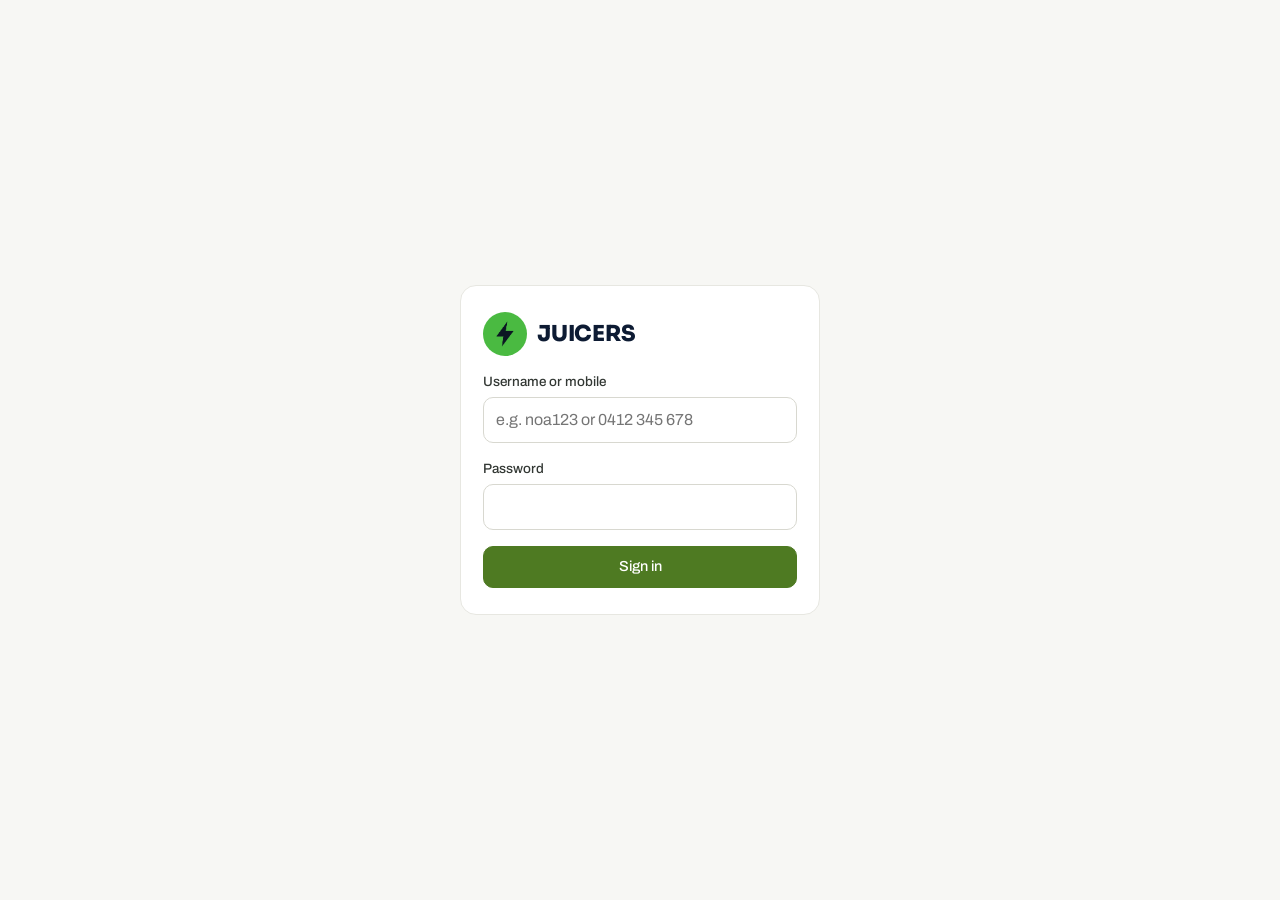
<file: app/index.html>
<!doctype html>
<html lang="en">
  <head>
    <meta charset="UTF-8" />
    <meta name="viewport" content="width=device-width, initial-scale=1, viewport-fit=cover" />
    <title>Juicers</title>
    <meta name="theme-color" content="#FFFFFF" />
    <meta name="apple-mobile-web-app-capable" content="yes" />
    <meta name="apple-mobile-web-app-status-bar-style" content="default" />
    <meta name="apple-mobile-web-app-title" content="Juicers" />
    <link rel="icon" type="image/png" href="icon.png" />
    <link rel="apple-touch-icon" href="icon.png" />
    <link rel="manifest" href="manifest.webmanifest" />
    <link rel="preconnect" href="https://fonts.googleapis.com" />
    <link rel="preconnect" href="https://fonts.gstatic.com" crossorigin />
    <link rel="stylesheet" href="https://fonts.googleapis.com/css2?family=Archivo:wght@400;500;600&family=IBM+Plex+Mono:wght@400;500&family=Sora:wght@800&display=swap" />
    <script type="module" crossorigin src="/app/assets/index-DDBL3Vr0.js"></script>
    <link rel="stylesheet" crossorigin href="/app/assets/index-C3034Ke7.css">
  </head>
  <body>
    <div id="root"></div>
  </body>
</html>
</file>
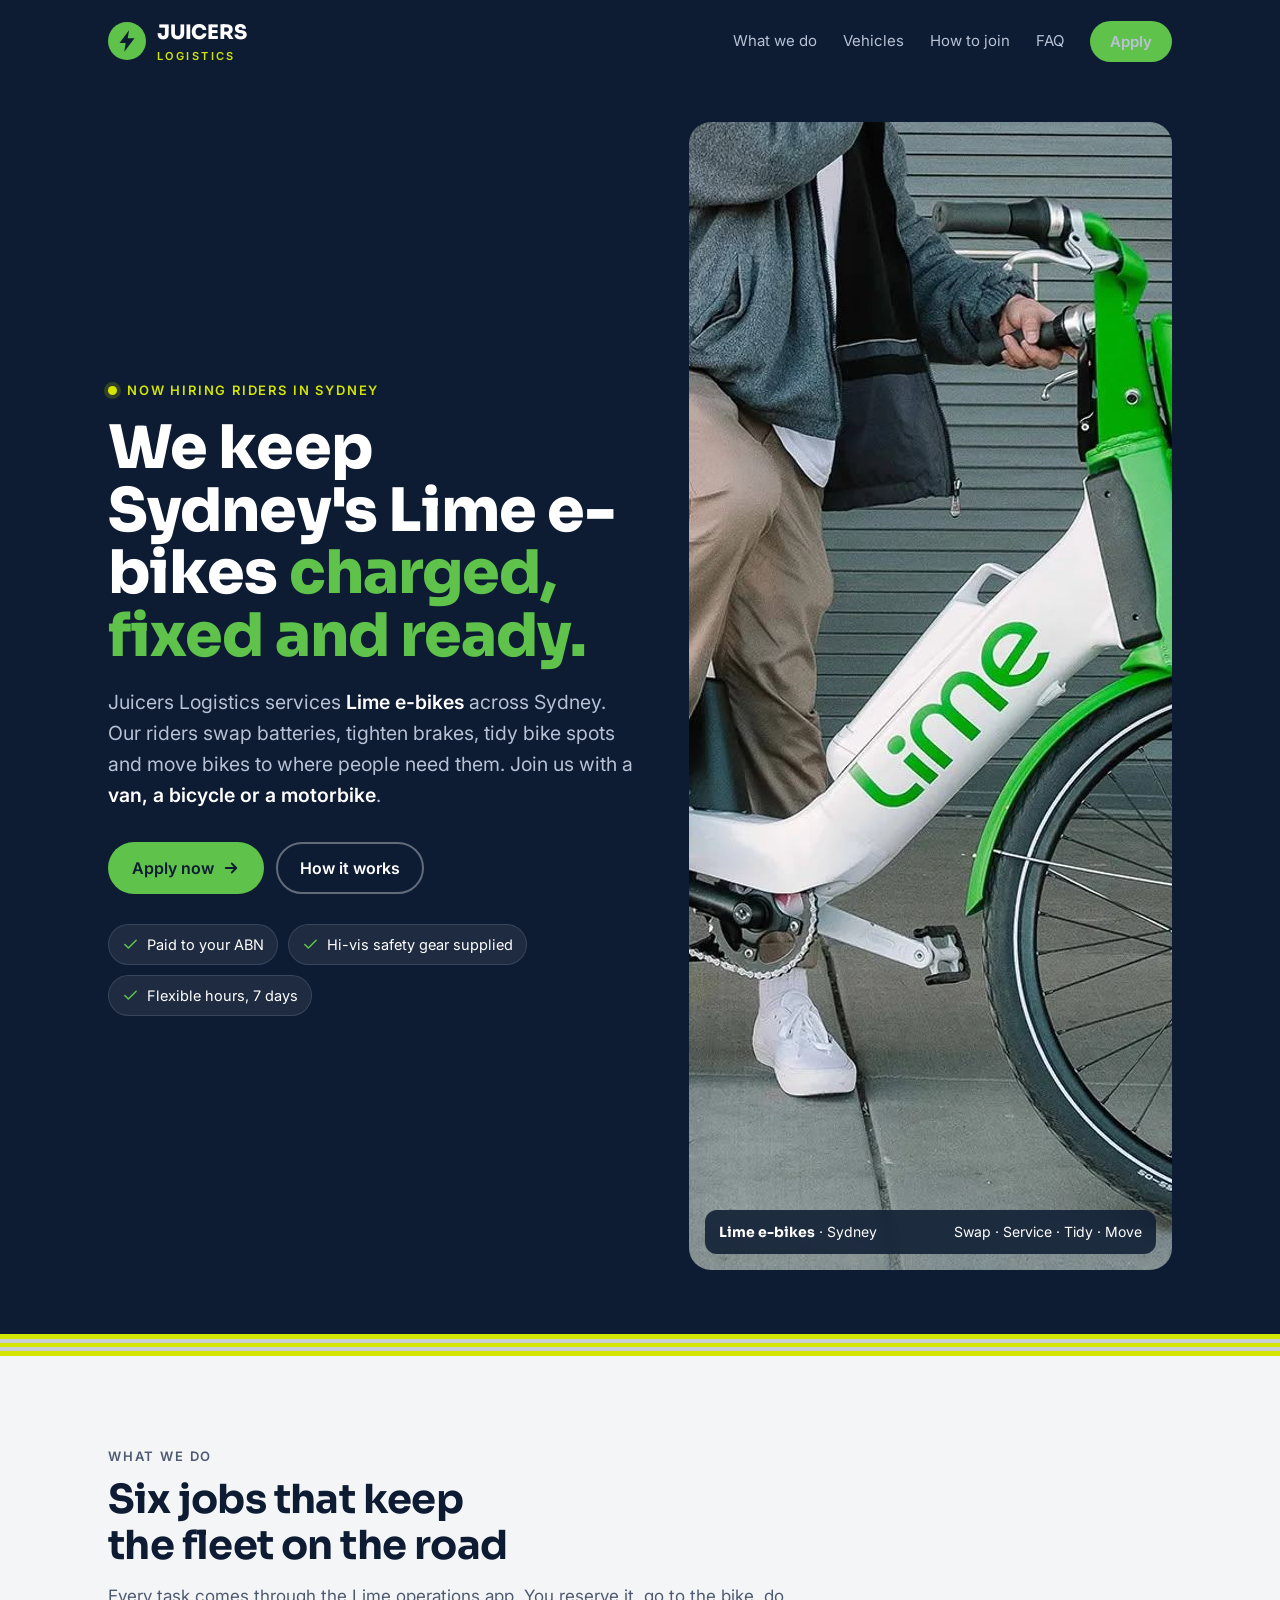
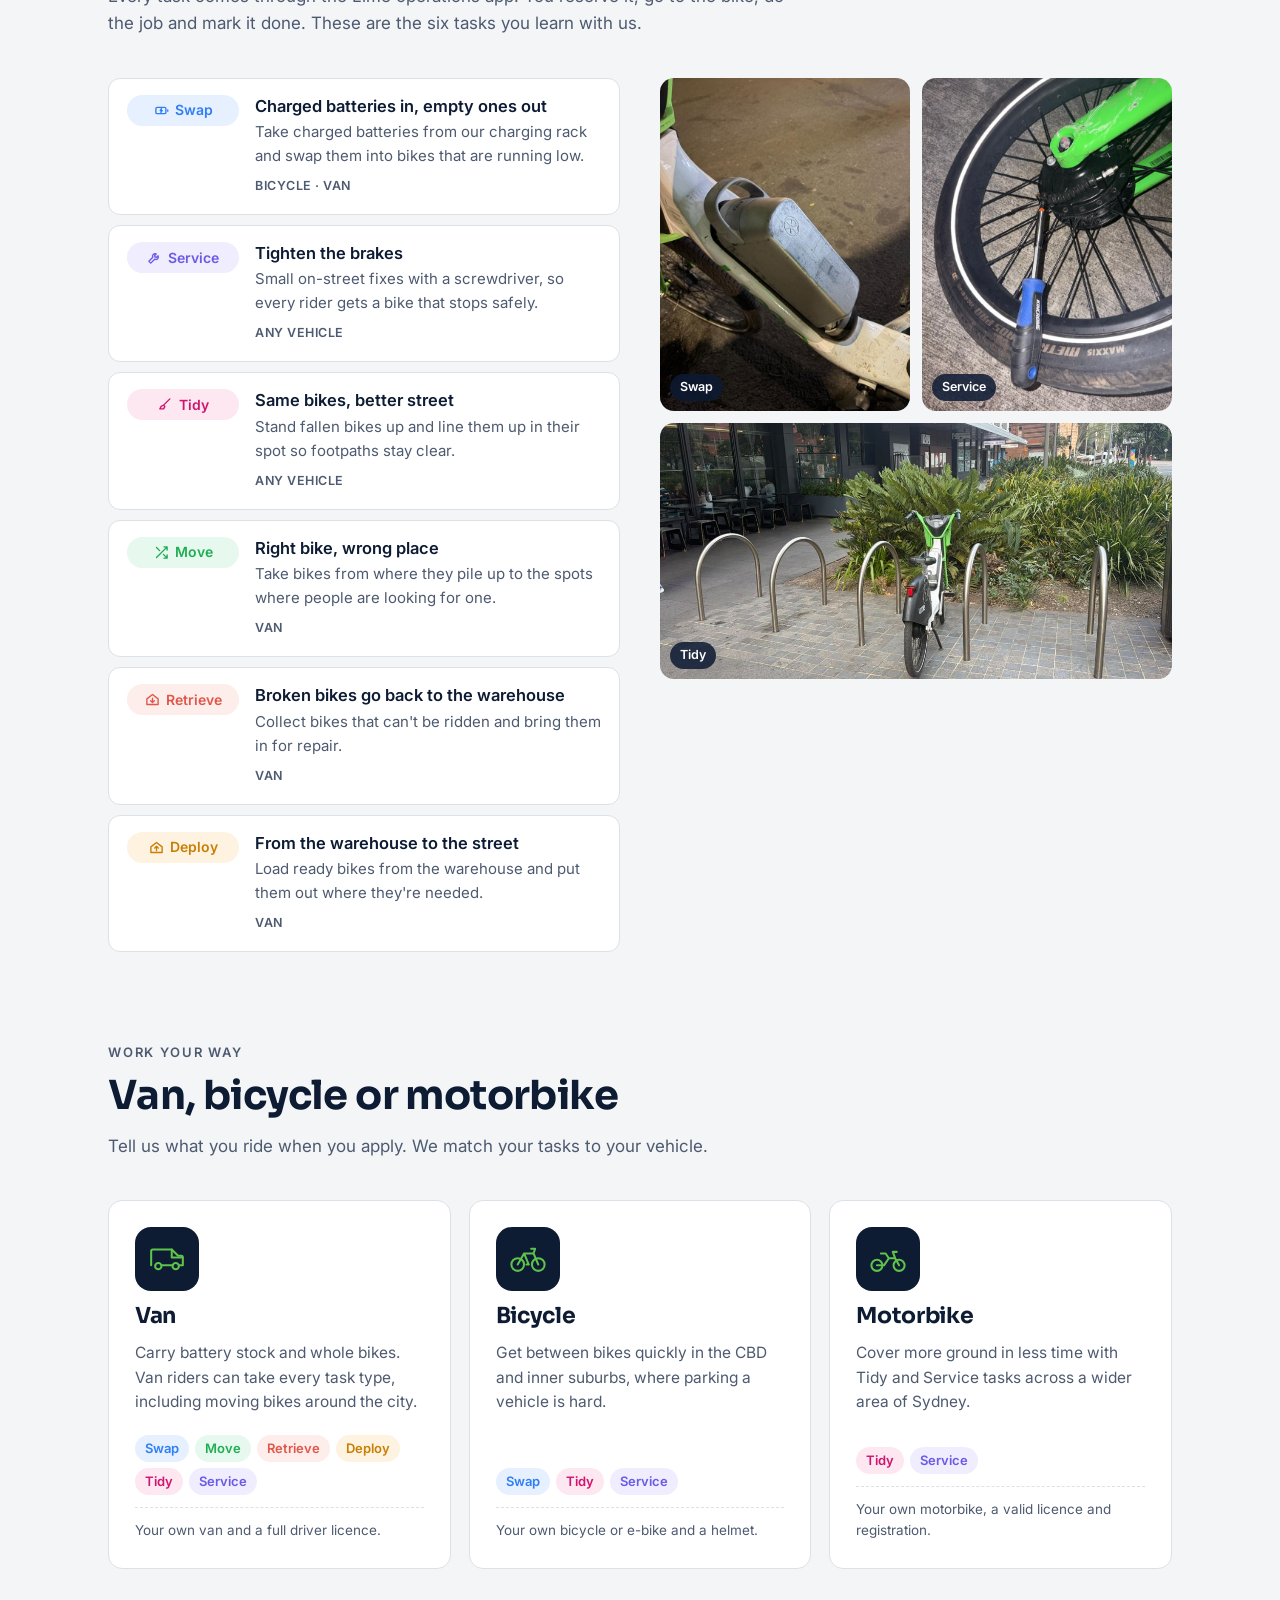
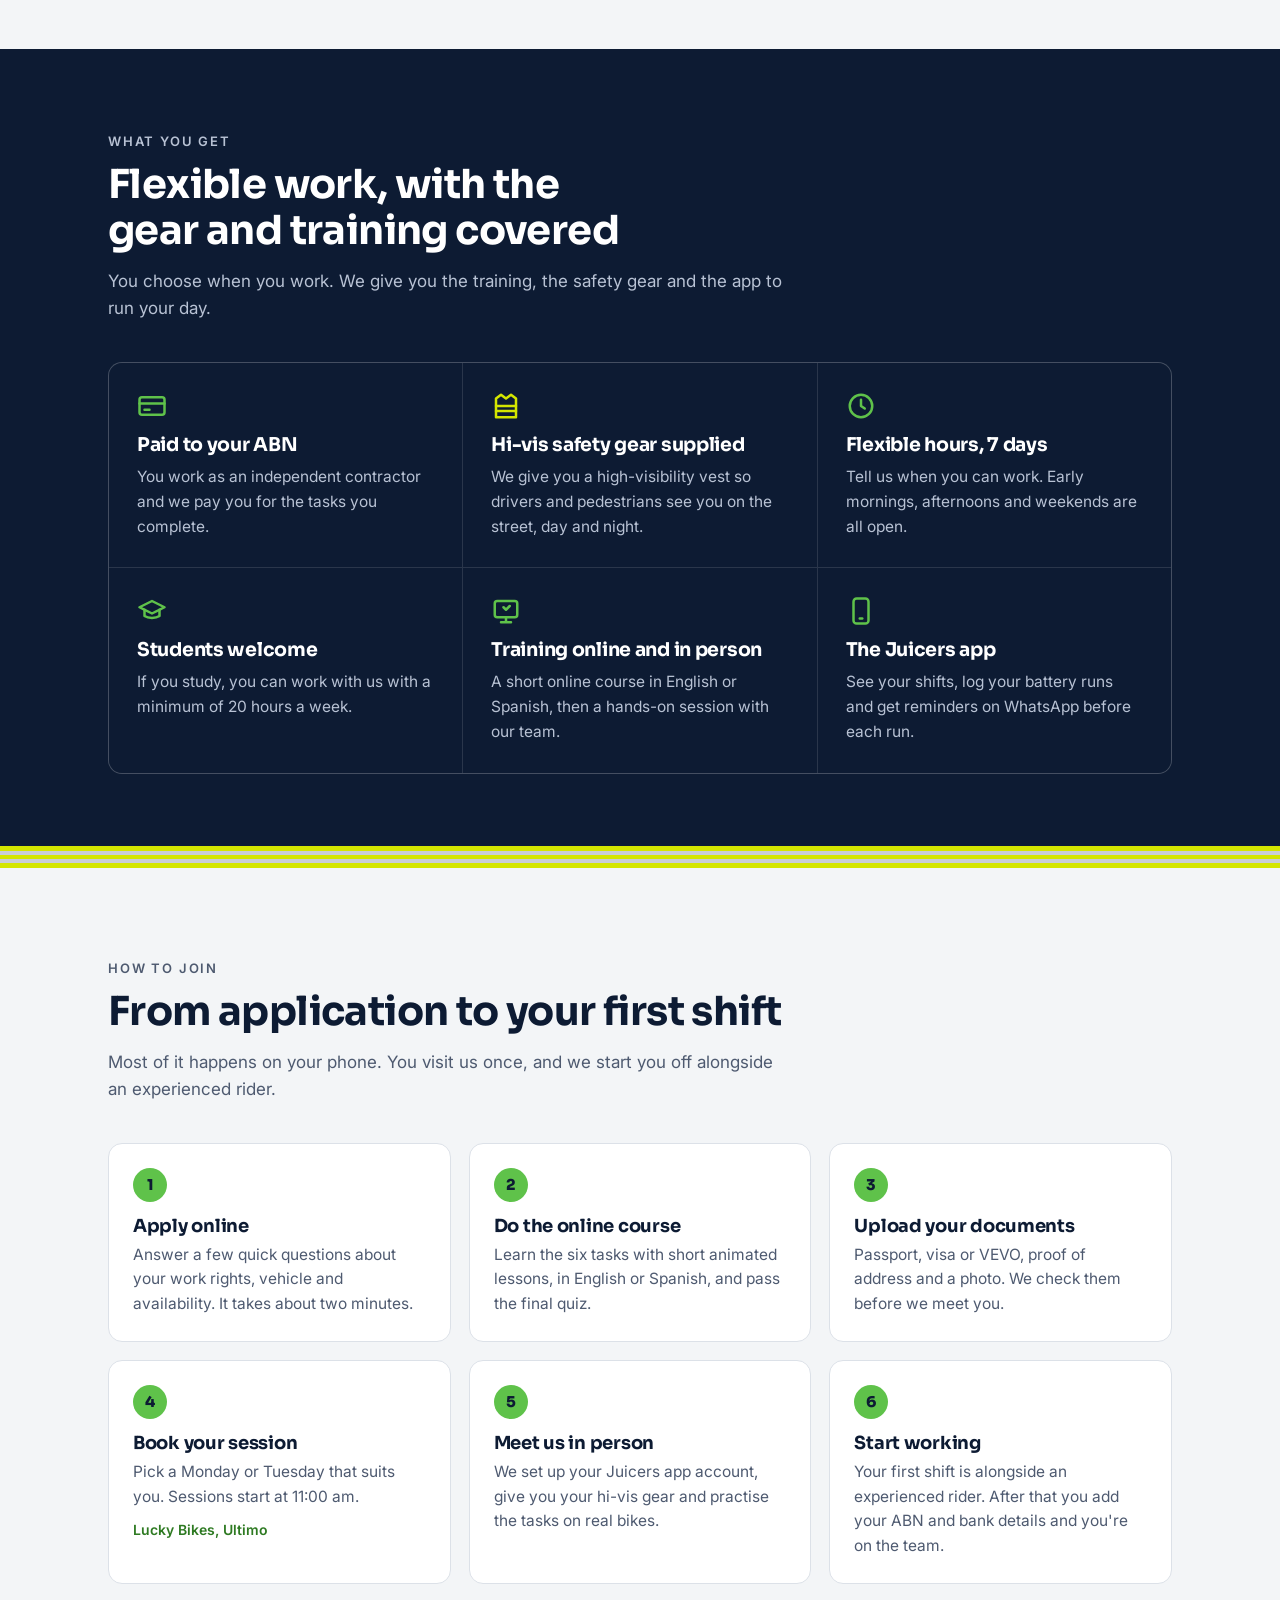
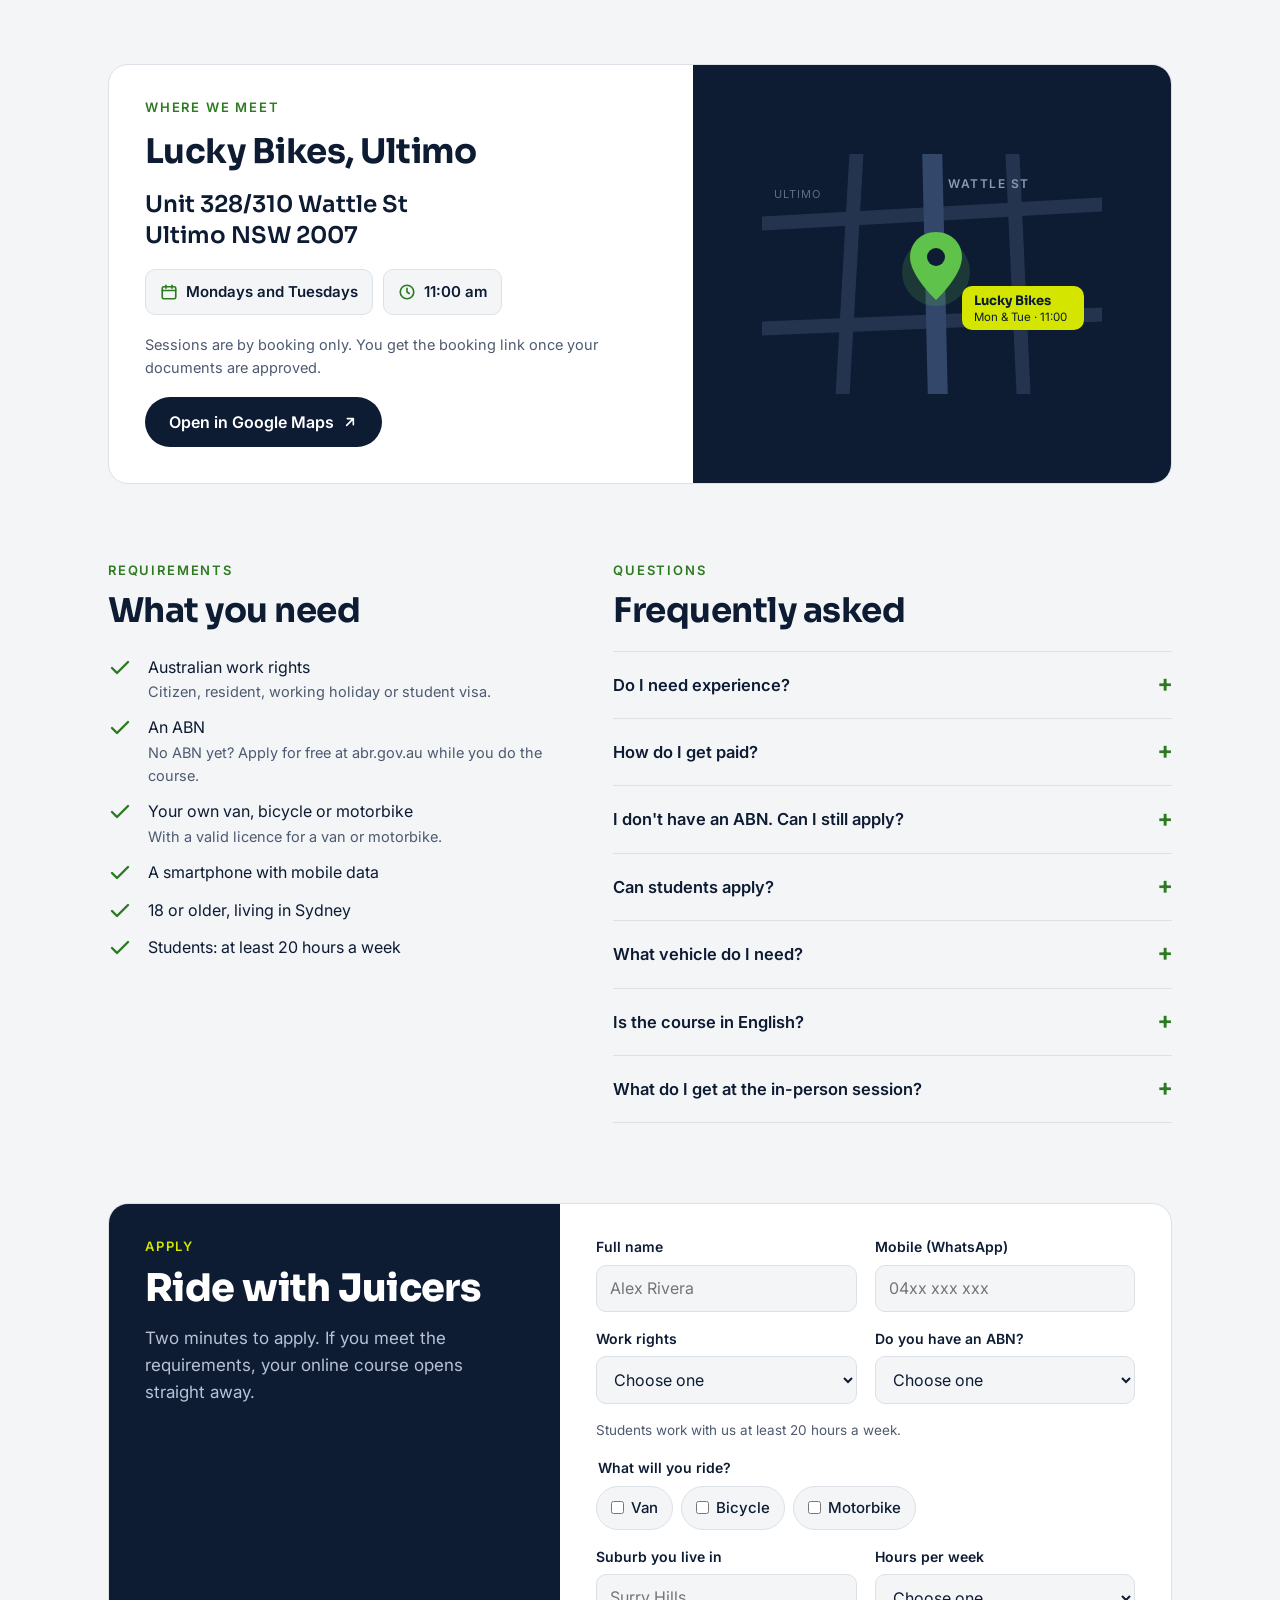
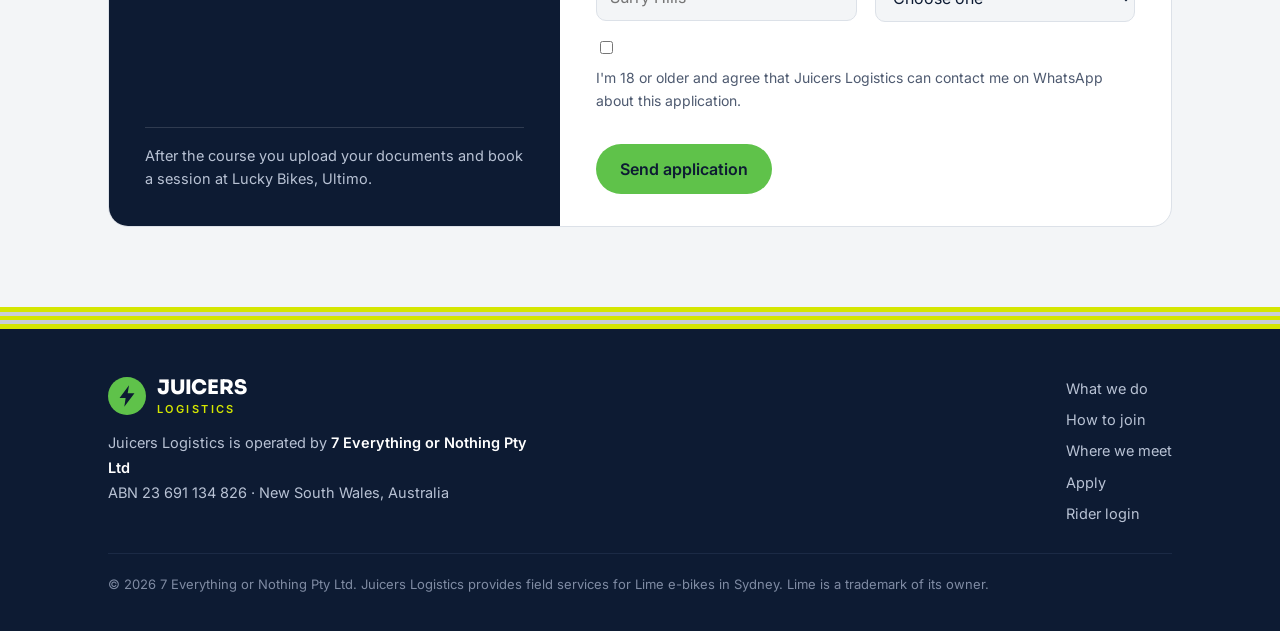
<file: logistics/index.html>
<!doctype html>
<html lang="en-AU">
<head>
<meta charset="utf-8">
<meta name="viewport" content="width=device-width, initial-scale=1, viewport-fit=cover">
<meta name="robots" content="noindex, nofollow">
<link rel="icon" href="data:image/svg+xml,%3Csvg xmlns='http://www.w3.org/2000/svg' viewBox='0 0 56 56'%3E%3Ccircle cx='28' cy='28' r='28' fill='%235FC24A'/%3E%3Cpolygon points='31,12 17,31 26,31 24,44 39,24 29,24' fill='%230D1B33'/%3E%3C/svg%3E">
<title>Juicers Logistics</title>
<meta name="description" content="Juicers Logistics services Lime e-bikes across Sydney. We're hiring riders with a van, bicycle or motorbike. Paid to your ABN, hi-vis safety gear supplied, training online and in person in Ultimo.">
<meta property="og:title" content="Juicers Logistics: ride with us in Sydney">
<meta property="og:description" content="Battery swaps, servicing and moving Lime e-bikes across Sydney. Van, bicycle or motorbike. Paid to your ABN.">
<meta property="og:type" content="website">
<link rel="preconnect" href="https://fonts.googleapis.com">
<link rel="preconnect" href="https://fonts.gstatic.com" crossorigin>
<link rel="stylesheet" href="https://fonts.googleapis.com/css2?family=Inter:wght@400;500;600&family=Sora:wght@600;700;800&display=swap">

<script type="application/ld+json">
{
  "@context": "https://schema.org",
  "@graph": [
    {
      "@type": "Organization",
      "@id": "#org",
      "name": "Juicers Logistics",
      "legalName": "7 Everything or Nothing Pty Ltd",
      "taxID": "ABN 23 691 134 826",
      "description": "Field services for Lime shared e-bikes in Sydney: battery swaps, servicing, tidying and moving bikes.",
      "areaServed": "Sydney NSW"
    },
    {
      "@type": "JobPosting",
      "title": "E-bike field rider (battery swaps and servicing)",
      "description": "<p>Juicers Logistics services Lime e-bikes across Sydney. Riders swap batteries, tighten brakes, tidy bike spots and move bikes to where people need them. Work with your own van, bicycle or motorbike, on flexible hours, seven days a week.</p><p>You work as an independent contractor and are paid to your ABN. We supply hi-vis safety gear. Training is an online course in English or Spanish plus one in-person session in Ultimo. Students are welcome with a minimum of 20 hours a week.</p><p>Requirements: Australian work rights, an ABN (or apply for one while you train), a smartphone with data, 18+, living in Sydney. A valid licence is needed for van or motorbike work.</p>",
      "datePosted": "2026-11-06",
      "validThrough": "2027-02-28",
      "employmentType": ["CONTRACTOR", "PART_TIME", "FULL_TIME"],
      "hiringOrganization": { "@id": "#org" },
      "directApply": true,
      "jobLocation": {
        "@type": "Place",
        "address": {
          "@type": "PostalAddress",
          "streetAddress": "Unit 328/310 Wattle St",
          "addressLocality": "Ultimo",
          "addressRegion": "NSW",
          "postalCode": "2007",
          "addressCountry": "AU"
        }
      },
      "applicantLocationRequirements": { "@type": "Country", "name": "Australia" }
    },
    {
      "@type": "FAQPage",
      "mainEntity": [
        { "@type": "Question", "name": "Do I need experience?", "acceptedAnswer": { "@type": "Answer", "text": "No. You learn every task in our online course, then practise them with us in person before your first shift." } },
        { "@type": "Question", "name": "How do I get paid?", "acceptedAnswer": { "@type": "Answer", "text": "You work as an independent contractor and we pay you to your ABN for the tasks you complete." } },
        { "@type": "Question", "name": "I don't have an ABN. Can I still apply?", "acceptedAnswer": { "@type": "Answer", "text": "Yes. Applying for an ABN is free on the Australian Business Register (abr.gov.au). Start it while you do the course so it is ready by your first shift." } },
        { "@type": "Question", "name": "Can students apply?", "acceptedAnswer": { "@type": "Answer", "text": "Yes. Students need to commit to at least 20 hours a week." } },
        { "@type": "Question", "name": "What vehicle do I need?", "acceptedAnswer": { "@type": "Answer", "text": "Your own van, bicycle or motorbike. Tidy and Service work with all three. Swap needs a bicycle or a van. Retrieve, Move and Deploy need a van." } },
        { "@type": "Question", "name": "Where is the in-person session?", "acceptedAnswer": { "@type": "Answer", "text": "At Lucky Bikes, Unit 328/310 Wattle St, Ultimo NSW 2007, on Mondays and Tuesdays at 11:00 am." } }
      ]
    }
  ]
}
</script>

<style>
/* Layout: navy hero with a hi-vis reflective band as the recurring motif; light paper sections; tasks keep the real Supply chip colours. */
:root{
  --navy:#0D1B33;          /* Juicers brand navy: hero, footer, strong text */
  --navy-2:#1B2A45;
  --green:#5FC24A;         /* Juicers brand green: primary action */
  --green-ink:#2E7A22;     /* green readable as text on light ground */
  --hivis:#D4E600;         /* hi-vis vest yellow: the reflective-band motif only */
  --tape:#C9CED6;          /* reflective tape grey */
  --bg:#F3F5F7;
  --surface:#FFFFFF;
  --fg:#0D1B33;
  --fg-2:#4E5A70;
  --line:#DCE1E8;
  --on-navy:#FFFFFF;
  --on-navy-2:#B8C2D4;
  --chip-swap:#2F7EF7;    --chip-swap-bg:#E6F0FE;
  --chip-retrieve:#E0574A;--chip-retrieve-bg:#FDEDEB;
  --chip-move:#1FAE54;    --chip-move-bg:#E7F8EE;
  --chip-deploy:#C97E06;  --chip-deploy-bg:#FEF3E0;
  --chip-tidy:#D0156F;    --chip-tidy-bg:#FDE8F2;
  --chip-service:#6A5AE8; --chip-service-bg:#EFEDFE;
  --display:"Sora","Inter",system-ui,sans-serif;
  --body:"Inter",system-ui,-apple-system,"Segoe UI",sans-serif;
  --radius:14px;
}
@media (prefers-color-scheme: dark){
  :root:not([data-theme="light"]){
    --bg:#0A1426; --surface:#122039; --fg:#EEF2F8; --fg-2:#A9B4C8; --line:#24344F;
    --green-ink:#7BD866;
    --chip-swap-bg:#16294A; --chip-retrieve-bg:#3A1E21; --chip-move-bg:#14321F;
    --chip-deploy-bg:#3A2A10; --chip-tidy-bg:#3A1529; --chip-service-bg:#231F48;
    --chip-swap:#7AAEFF; --chip-retrieve:#FF8F84; --chip-move:#5FD889;
    --chip-deploy:#F5B649; --chip-tidy:#FF6FB0; --chip-service:#A79CFF;
    color-scheme:dark;
  }
}
:root[data-theme="dark"]{
  --bg:#0A1426; --surface:#122039; --fg:#EEF2F8; --fg-2:#A9B4C8; --line:#24344F;
  --green-ink:#7BD866;
  --chip-swap-bg:#16294A; --chip-retrieve-bg:#3A1E21; --chip-move-bg:#14321F;
  --chip-deploy-bg:#3A2A10; --chip-tidy-bg:#3A1529; --chip-service-bg:#231F48;
  --chip-swap:#7AAEFF; --chip-retrieve:#FF8F84; --chip-move:#5FD889;
  --chip-deploy:#F5B649; --chip-tidy:#FF6FB0; --chip-service:#A79CFF;
  color-scheme:dark;
}

*{box-sizing:border-box}
html{scroll-behavior:smooth}
@media (prefers-reduced-motion: reduce){html{scroll-behavior:auto}}
body{margin:0;background:var(--bg);color:var(--fg);font-family:var(--body);font-size:17px;line-height:1.6;-webkit-font-smoothing:antialiased}
h1,h2,h3{font-family:var(--display);margin:0;letter-spacing:-.015em;text-wrap:balance;line-height:1.15}
p{margin:0}
a{color:inherit}
:focus-visible{outline:3px solid var(--green);outline-offset:3px;border-radius:6px}

.wrap{max-width:1120px;margin:0 auto;padding-left:max(16px, env(safe-area-inset-left, 0px));padding-right:max(16px, env(safe-area-inset-right, 0px))}
@media (min-width:700px){.wrap{padding-left:max(28px, env(safe-area-inset-left, 0px));padding-right:max(28px, env(safe-area-inset-right, 0px))}}

/* reflective band: hi-vis yellow with two tape stripes, like the vest */
.band{height:22px;background:
  linear-gradient(to bottom, var(--hivis) 0 5px, var(--tape) 5px 9px, var(--hivis) 9px 13px, var(--tape) 13px 17px, var(--hivis) 17px 22px)}

.btn{display:inline-flex;align-items:center;gap:8px;font:600 16px/1 var(--body);padding:15px 22px;border-radius:999px;text-decoration:none;border:2px solid transparent;cursor:pointer;transition:transform .15s ease, background .15s ease}
.btn:hover{transform:translateY(-1px)}
@media (prefers-reduced-motion: reduce){.btn{transition:none}.btn:hover{transform:none}}
.btn-primary{background:var(--green);color:var(--navy)}
.btn-primary:hover{background:#6FD45A}
.btn-ghost{border-color:rgba(255,255,255,.35);color:var(--on-navy)}
.btn-ghost:hover{border-color:var(--on-navy)}

/* header + hero */
.hero{background:var(--navy);color:var(--on-navy);position:relative;overflow:hidden}
.nav{display:flex;align-items:center;justify-content:space-between;gap:16px;padding-block:20px}
.lockup{display:flex;align-items:center;gap:11px;text-decoration:none;color:var(--on-navy)}
.lockup svg{width:38px;height:38px;flex:none}
.lockup b{font-family:var(--display);font-weight:800;font-size:20px;letter-spacing:-.01em;line-height:1}
.lockup small{display:block;font:600 11px/1 var(--body);letter-spacing:.22em;text-transform:uppercase;color:var(--hivis);margin-top:4px}
.navlinks{display:flex;align-items:center;gap:26px;font-size:15px}
.navlinks a{text-decoration:none;color:var(--on-navy-2)}
.navlinks a:hover{color:var(--on-navy)}
.navlinks .btn{padding:11px 18px;font-size:15px}
@media (max-width:860px){.navlinks a:not(.btn){display:none}}

.hero-grid{display:grid;grid-template-columns:minmax(0,1.05fr) minmax(0,.95fr);gap:48px;align-items:center;padding-block:40px 64px}
.hero-grid > div{min-width:0}
.kicker{display:inline-flex;align-items:center;gap:10px;font:600 13px/1 var(--body);letter-spacing:.14em;text-transform:uppercase;color:var(--hivis);margin-bottom:20px}
.kicker i{width:9px;height:9px;border-radius:50%;background:var(--hivis);box-shadow:0 0 0 4px rgba(212,230,0,.18)}
.hero h1{font-size:clamp(36px,5.6vw,60px);font-weight:800;line-height:1.04}
.hero h1 em{font-style:normal;color:var(--green)}
.hero .lede{margin-top:20px;font-size:clamp(17px,2vw,19.5px);color:var(--on-navy-2);max-width:54ch}
.hero .lede strong{color:var(--on-navy);font-weight:600}
.cta-row{display:flex;flex-wrap:wrap;gap:12px;margin-top:30px}
.facts{display:flex;flex-wrap:wrap;gap:10px;margin:30px 0 0;padding:0;list-style:none}
.facts li{display:flex;align-items:center;gap:8px;font-size:14.5px;color:var(--on-navy);background:rgba(255,255,255,.07);border:1px solid rgba(255,255,255,.12);padding:8px 13px;border-radius:999px}
.facts svg{width:17px;height:17px;flex:none;color:var(--green)}

.hero-photo{position:relative;min-width:0}
.hero-photo img{display:block;width:100%;aspect-ratio:1348/1148;object-fit:cover;border-radius:22px}
.photo-tag{position:absolute;left:16px;bottom:16px;right:16px;display:flex;justify-content:space-between;align-items:center;gap:10px;flex-wrap:wrap;
  background:rgba(13,27,51,.86);backdrop-filter:blur(6px);color:var(--on-navy);border-radius:12px;padding:11px 14px;font-size:14px}
.photo-tag b{font-family:var(--display);font-weight:700}
@media (max-width:860px){
  .hero-grid{grid-template-columns:minmax(0,1fr);gap:28px;padding-block:20px 44px}
  .hero-photo{max-width:440px}
  .hero-photo img{aspect-ratio:16/10;object-position:center 62%;border-radius:16px}
  .photo-tag{left:10px;right:auto;bottom:10px;padding:7px 11px;font-size:12.5px;border-radius:9px}
  .photo-tag span + span{display:none}
}
@media (max-width:540px){
  .hero-photo img{aspect-ratio:2/1;max-height:200px}
}

/* sections */
.section{padding-block:80px}
.section + .section{padding-top:0}
.eyebrow{font:600 13px/1 var(--body);letter-spacing:.14em;text-transform:uppercase;color:var(--green-ink);margin-bottom:14px}
.head{max-width:680px;margin-bottom:40px}
.head h2{font-size:clamp(28px,3.8vw,40px);font-weight:700}
.head p{margin-top:14px;color:var(--fg-2)}
@media (max-width:700px){.section{padding-block:56px}}

/* what we do */
.what{display:grid;grid-template-columns:1fr 1fr;gap:40px;align-items:start}
.mosaic{display:grid;grid-template-columns:1fr 1fr;gap:12px}
.mosaic figure{margin:0;position:relative;border-radius:var(--radius);overflow:hidden;min-width:0}
.mosaic img{display:block;width:100%;height:100%;object-fit:cover;aspect-ratio:3/4}
.mosaic .wide{grid-column:span 2}
.mosaic .wide img{aspect-ratio:16/8}
.mosaic figcaption{position:absolute;left:10px;bottom:10px;font:600 12.5px/1 var(--body);background:rgba(13,27,51,.85);color:#fff;padding:7px 10px;border-radius:999px}
@media (max-width:860px){.what{grid-template-columns:1fr}}

.tasks{display:grid;gap:10px;margin:0;padding:0;list-style:none}
.task{display:grid;grid-template-columns:112px 1fr;gap:16px;align-items:start;background:var(--surface);border:1px solid var(--line);border-radius:12px;padding:16px 18px}
.task > div{min-width:0}
.chip{display:inline-flex;align-items:center;justify-content:center;gap:6px;font:600 14px/1 var(--body);padding:8px 12px;border-radius:999px;white-space:nowrap}
.chip svg{width:15px;height:15px;flex:none}
.c-swap{color:var(--chip-swap);background:var(--chip-swap-bg)}
.c-retrieve{color:var(--chip-retrieve);background:var(--chip-retrieve-bg)}
.c-move{color:var(--chip-move);background:var(--chip-move-bg)}
.c-deploy{color:var(--chip-deploy);background:var(--chip-deploy-bg)}
.c-tidy{color:var(--chip-tidy);background:var(--chip-tidy-bg)}
.c-service{color:var(--chip-service);background:var(--chip-service-bg)}
.task h3{font:600 16.5px/1.35 var(--body);letter-spacing:0}
.task p{font-size:15px;color:var(--fg-2);margin-top:3px}
.task .needs{display:inline-block;margin-top:8px;font-size:12.5px;font-weight:600;letter-spacing:.04em;text-transform:uppercase;color:var(--fg-2)}
@media (max-width:480px){.task{grid-template-columns:1fr;gap:10px}.task .chip{justify-self:start}}

/* vehicles */
.vehicles{display:grid;grid-template-columns:repeat(3,minmax(0,1fr));gap:18px}
.vehicle{background:var(--surface);border:1px solid var(--line);border-radius:var(--radius);padding:26px;display:flex;flex-direction:column;gap:12px}
.vehicle .ic{width:64px;height:64px;border-radius:16px;background:var(--navy);display:grid;place-items:center}
.vehicle .ic svg{width:38px;height:38px}
.vehicle h3{font-size:22px;font-weight:700}
.vehicle p{color:var(--fg-2);font-size:15.5px}
.vehicle .can{display:flex;flex-wrap:wrap;gap:6px;margin-top:auto;padding-top:8px}
.vehicle .can .chip{font-size:13px;padding:7px 10px}
.vehicle .need{font-size:13.5px;color:var(--fg-2);border-top:1px dashed var(--line);padding-top:12px}
@media (max-width:860px){.vehicles{grid-template-columns:1fr}}

/* offer */
.section.offer{background:var(--navy);color:var(--on-navy);padding-block:0}
.offer .eyebrow{color:var(--hivis)}
.offer .head p{color:var(--on-navy-2)}
.perks{display:grid;grid-template-columns:repeat(3,minmax(0,1fr));gap:1px;background:rgba(255,255,255,.12);border:1px solid rgba(255,255,255,.12);border-radius:var(--radius);overflow:hidden}
.perk{background:var(--navy);padding:28px;display:flex;flex-direction:column;gap:8px;min-width:0}
.perk svg{width:30px;height:30px;color:var(--green);margin-bottom:6px}
.perk.hl svg{color:var(--hivis)}
.perk h3{font-size:19px;font-weight:700}
.perk p{color:var(--on-navy-2);font-size:15.5px}
@media (max-width:860px){.perks{grid-template-columns:1fr 1fr}}
@media (max-width:540px){.perks{grid-template-columns:1fr}}

/* steps */
.steps{display:grid;grid-template-columns:repeat(3,minmax(0,1fr));gap:18px;counter-reset:s;margin:0;padding:0;list-style:none}
.step{position:relative;background:var(--surface);border:1px solid var(--line);border-radius:var(--radius);padding:24px 24px 24px 24px;min-width:0}
.step::before{counter-increment:s;content:counter(s);font-family:var(--display);font-weight:800;font-size:15px;width:34px;height:34px;border-radius:50%;display:grid;place-items:center;background:var(--green);color:var(--navy);margin-bottom:14px}
.step h3{font-size:18px;font-weight:700}
.step p{margin-top:6px;color:var(--fg-2);font-size:15.5px}
.step .where{margin-top:10px;font-size:14px;font-weight:600;color:var(--green-ink)}
@media (max-width:860px){.steps{grid-template-columns:1fr 1fr}}
@media (max-width:540px){.steps{grid-template-columns:1fr}}

/* meet */
.meet{display:grid;grid-template-columns:1.1fr .9fr;border-radius:20px;overflow:hidden;border:1px solid var(--line);background:var(--surface)}
.meet-info{padding:36px;display:flex;flex-direction:column;gap:18px;min-width:0}
.meet-info h2{font-size:clamp(26px,3.4vw,34px);font-weight:700}
.addr{font-family:var(--display);font-weight:600;font-size:clamp(19px,2.4vw,23px);line-height:1.35}
.when{display:flex;flex-wrap:wrap;gap:10px}
.when span{display:inline-flex;align-items:center;gap:8px;background:var(--bg);border:1px solid var(--line);border-radius:10px;padding:10px 14px;font-weight:600;font-size:15px}
.when svg{width:18px;height:18px;color:var(--green-ink)}
.meet-info .btn{align-self:flex-start;background:var(--navy);color:#fff}
:root[data-theme="dark"] .meet-info .btn{background:var(--green);color:var(--navy)}
@media (prefers-color-scheme: dark){:root:not([data-theme="light"]) .meet-info .btn{background:var(--green);color:var(--navy)}}
.meet-info .small{font-size:14.5px;color:var(--fg-2)}
.meet-art{background:var(--navy);position:relative;min-height:260px;display:grid;place-items:center;padding:28px}
.meet-art svg{width:100%;max-width:340px;height:auto}
@media (max-width:860px){.meet{grid-template-columns:1fr}.meet-art{min-height:200px}}

/* requirements + faq */
.two{display:grid;grid-template-columns:.9fr 1.1fr;gap:48px;align-items:start}
.reqs{margin:0;padding:0;list-style:none;display:grid;gap:12px}
.reqs li{display:grid;grid-template-columns:28px 1fr;gap:12px;align-items:start;font-size:16px}
.reqs li > span{min-width:0}
.reqs svg{width:24px;height:24px;color:var(--green-ink);margin-top:1px}
.reqs small{display:block;color:var(--fg-2);font-size:14.5px}
.faq details{border-bottom:1px solid var(--line);padding-block:4px}
.faq details:first-of-type{border-top:1px solid var(--line)}
.faq summary{cursor:pointer;list-style:none;display:flex;justify-content:space-between;gap:16px;align-items:center;padding-block:16px;font-weight:600;font-size:16.5px}
.faq summary::-webkit-details-marker{display:none}
.faq summary::after{content:"+";font:600 24px/1 var(--display);color:var(--green-ink);transition:transform .2s}
.faq details[open] summary::after{transform:rotate(45deg)}
.faq details p{padding-bottom:18px;color:var(--fg-2);max-width:62ch}
@media (max-width:860px){.two{grid-template-columns:1fr;gap:40px}}

/* apply */
.apply{background:var(--surface);border:1px solid var(--line);border-radius:20px;display:grid;grid-template-columns:.85fr 1.15fr;overflow:hidden}
.apply-side{background:var(--navy);color:var(--on-navy);padding:36px;display:flex;flex-direction:column;gap:14px}
.apply-side h2{font-size:clamp(28px,3.6vw,38px);font-weight:800}
.apply-side p{color:var(--on-navy-2)}
.apply-side .next{margin-top:auto;font-size:14.5px;color:var(--on-navy-2);border-top:1px solid rgba(255,255,255,.14);padding-top:16px}
form{padding:32px 36px;display:grid;grid-template-columns:1fr 1fr;gap:16px 18px;min-width:0}
.field{display:flex;flex-direction:column;gap:6px;min-width:0}
.field.full{grid-column:1/-1}
label,.legend{font-size:14px;font-weight:600}
input,select{font:16px/1.3 var(--body);color:var(--fg);background:var(--bg);border:1px solid var(--line);border-radius:10px;padding:12px 13px;width:100%;min-width:0}
input:focus,select:focus{outline:2px solid var(--green);outline-offset:1px}
fieldset{border:0;margin:0;padding:0;min-width:0}
.pills{display:flex;flex-wrap:wrap;gap:8px;margin-top:6px}
.pills label{display:inline-flex;align-items:center;gap:7px;font-weight:500;font-size:15px;border:1px solid var(--line);background:var(--bg);border-radius:999px;padding:9px 14px;cursor:pointer}
.pills input{width:auto;accent-color:var(--green-ink);margin:0}
.consent{display:flex;gap:10px;align-items:flex-start;font-weight:400;font-size:14px;color:var(--fg-2)}
.consent input{width:auto;margin-top:3px;accent-color:var(--green-ink)}
.student-note{font-size:13.5px;color:var(--fg-2)}
form .btn{justify-self:start}
.done{grid-column:1/-1;background:var(--chip-move-bg);border:1px solid var(--line);border-radius:12px;padding:18px;font-size:15.5px}
.done b{display:block;font-family:var(--display);font-size:18px;margin-bottom:4px}
.done span{display:block}
.fail{grid-column:1/-1;background:var(--chip-retrieve-bg);color:var(--fg);border:1px solid var(--line);border-radius:12px;padding:14px 16px;font-size:15px;font-weight:500}
.done-actions{display:flex;flex-wrap:wrap;gap:10px;margin-top:14px}
.btn-line{background:transparent;border-color:var(--line);color:var(--fg)}
.done .link{display:block;margin-top:12px;font-size:12.5px;word-break:break-all;color:var(--fg-2);user-select:all}
form input:disabled,form select:disabled{opacity:.6}
@media (max-width:860px){.apply{grid-template-columns:1fr}}
@media (max-width:560px){form{grid-template-columns:1fr;padding:24px 20px}.apply-side{padding:28px 20px}}

/* footer */
footer{background:var(--navy);color:var(--on-navy-2);font-size:14.5px}
.foot{display:flex;flex-wrap:wrap;gap:28px 56px;justify-content:space-between;padding-block:48px 28px}
.foot nav{display:flex;flex-direction:column;gap:8px}
.foot nav a{text-decoration:none}
.foot nav a:hover{color:var(--on-navy)}
.foot .legal{max-width:440px;line-height:1.7}
.foot .legal strong{color:var(--on-navy);font-weight:600}
.copy{border-top:1px solid var(--navy-2);padding-block:20px 36px;font-size:13px;color:#7F8BA3}
</style>

</head>
<body>
<header class="hero" id="top">
  <div class="wrap">
    <nav class="nav" aria-label="Main">
      <a class="lockup" href="#top" aria-label="Juicers Logistics home">
        <svg viewBox="0 0 56 56" aria-hidden="true"><circle cx="28" cy="28" r="28" fill="#5FC24A"/><polygon points="31,12 17,31 26,31 24,44 39,24 29,24" fill="#0D1B33"/></svg>
        <span><b>JUICERS</b><small>Logistics</small></span>
      </a>
      <div class="navlinks">
        <a href="#what">What we do</a>
        <a href="#vehicles">Vehicles</a>
        <a href="#join">How to join</a>
        <a href="#faq">FAQ</a>
        <a class="btn btn-primary" href="#apply">Apply</a>
      </div>
    </nav>

    <div class="hero-grid">
      <div>
        <div class="kicker"><i></i>Now hiring riders in Sydney</div>
        <h1>We keep Sydney's Lime e-bikes <em>charged, fixed and ready.</em></h1>
        <p class="lede">Juicers Logistics services <strong>Lime e-bikes</strong> across Sydney. Our riders swap batteries, tighten brakes, tidy bike spots and move bikes to where people need them. Join us with a <strong>van, a bicycle or a motorbike</strong>.</p>
        <div class="cta-row">
          <a class="btn btn-primary" href="#apply">Apply now
            <svg width="18" height="18" viewBox="0 0 24 24" fill="none" stroke="currentColor" stroke-width="2.4" stroke-linecap="round" stroke-linejoin="round" aria-hidden="true"><path d="M5 12h14M13 6l6 6-6 6"/></svg>
          </a>
          <a class="btn btn-ghost" href="#join">How it works</a>
        </div>
        <ul class="facts" aria-label="Key facts">
          <li><svg viewBox="0 0 24 24" fill="none" stroke="currentColor" stroke-width="2.2" stroke-linecap="round" stroke-linejoin="round" aria-hidden="true"><path d="M20 6 9 17l-5-5"/></svg>Paid to your ABN</li>
          <li><svg viewBox="0 0 24 24" fill="none" stroke="currentColor" stroke-width="2.2" stroke-linecap="round" stroke-linejoin="round" aria-hidden="true"><path d="M20 6 9 17l-5-5"/></svg>Hi-vis safety gear supplied</li>
          <li><svg viewBox="0 0 24 24" fill="none" stroke="currentColor" stroke-width="2.2" stroke-linecap="round" stroke-linejoin="round" aria-hidden="true"><path d="M20 6 9 17l-5-5"/></svg>Flexible hours, 7 days</li>
        </ul>
      </div>
      <div class="hero-photo">
        <img src="img/hero-bike.jpg" width="1348" height="1148" alt="A rider on a green Lime e-bike">
        <div class="photo-tag"><span><b>Lime e-bikes</b> · Sydney</span><span>Swap · Service · Tidy · Move</span></div>
      </div>
    </div>
  </div>
  <div class="band" aria-hidden="true"></div>
</header>

<main>
  <section class="section" id="what" aria-labelledby="what-h">
    <div class="wrap">
      <div class="head">
        <p class="eyebrow">What we do</p>
        <h2 id="what-h">Six jobs that keep the fleet on the road</h2>
        <p>Every task comes through the Lime operations app. You reserve it, go to the bike, do the job and mark it done. These are the six tasks you learn with us.</p>
      </div>
      <div class="what">
        <ul class="tasks">
          <li class="task">
            <span class="chip c-swap"><svg viewBox="0 0 24 24" fill="none" stroke="currentColor" stroke-width="2.2" stroke-linecap="round" stroke-linejoin="round" aria-hidden="true"><rect x="3" y="7" width="16" height="10" rx="2"/><path d="M22 11v2M12 9l-2 3h3l-2 3"/></svg>Swap</span>
            <div><h3>Charged batteries in, empty ones out</h3><p>Take charged batteries from our charging rack and swap them into bikes that are running low.</p><span class="needs">Bicycle · van</span></div>
          </li>
          <li class="task">
            <span class="chip c-service"><svg viewBox="0 0 24 24" fill="none" stroke="currentColor" stroke-width="2.2" stroke-linecap="round" stroke-linejoin="round" aria-hidden="true"><path d="M14.7 6.3a4 4 0 0 0-5.4 5.4L3 18l3 3 6.3-6.3a4 4 0 0 0 5.4-5.4l-2.5 2.5-2.4-.6-.6-2.4z"/></svg>Service</span>
            <div><h3>Tighten the brakes</h3><p>Small on-street fixes with a screwdriver, so every rider gets a bike that stops safely.</p><span class="needs">Any vehicle</span></div>
          </li>
          <li class="task">
            <span class="chip c-tidy"><svg viewBox="0 0 24 24" fill="none" stroke="currentColor" stroke-width="2.2" stroke-linecap="round" stroke-linejoin="round" aria-hidden="true"><path d="M19 3 9 13M5 15l4-2 2 2-2 4H3z"/></svg>Tidy</span>
            <div><h3>Same bikes, better street</h3><p>Stand fallen bikes up and line them up in their spot so footpaths stay clear.</p><span class="needs">Any vehicle</span></div>
          </li>
          <li class="task">
            <span class="chip c-move"><svg viewBox="0 0 24 24" fill="none" stroke="currentColor" stroke-width="2.2" stroke-linecap="round" stroke-linejoin="round" aria-hidden="true"><path d="M16 3h5v5M4 20 21 3M21 16v5h-5M15 15l6 6M4 4l5 5"/></svg>Move</span>
            <div><h3>Right bike, wrong place</h3><p>Take bikes from where they pile up to the spots where people are looking for one.</p><span class="needs">Van</span></div>
          </li>
          <li class="task">
            <span class="chip c-retrieve"><svg viewBox="0 0 24 24" fill="none" stroke="currentColor" stroke-width="2.2" stroke-linecap="round" stroke-linejoin="round" aria-hidden="true"><path d="M3 11 12 4l9 7v9H3z"/><path d="M12 10v7M9 14l3 3 3-3"/></svg>Retrieve</span>
            <div><h3>Broken bikes go back to the warehouse</h3><p>Collect bikes that can't be ridden and bring them in for repair.</p><span class="needs">Van</span></div>
          </li>
          <li class="task">
            <span class="chip c-deploy"><svg viewBox="0 0 24 24" fill="none" stroke="currentColor" stroke-width="2.2" stroke-linecap="round" stroke-linejoin="round" aria-hidden="true"><path d="M3 11 12 4l9 7v9H3z"/><path d="M12 17v-7M9 13l3-3 3 3"/></svg>Deploy</span>
            <div><h3>From the warehouse to the street</h3><p>Load ready bikes from the warehouse and put them out where they're needed.</p><span class="needs">Van</span></div>
          </li>
        </ul>
        <div class="mosaic">
          <figure><img src="img/battery.jpg" width="675" height="900" alt="A Lime e-bike battery fitted to the bike frame" loading="lazy"><figcaption>Swap</figcaption></figure>
          <figure><img src="img/service.jpg" width="675" height="900" alt="A screwdriver tightening the brake on a Lime e-bike's front hub" loading="lazy"><figcaption>Service</figcaption></figure>
          <figure class="wide"><img src="img/bike-spot.jpg" width="1000" height="750" alt="A Lime e-bike parked in a bike spot on a Sydney footpath" loading="lazy"><figcaption>Tidy</figcaption></figure>
        </div>
      </div>
    </div>
  </section>

  <section class="section" id="vehicles" aria-labelledby="veh-h">
    <div class="wrap">
      <div class="head">
        <p class="eyebrow">Work your way</p>
        <h2 id="veh-h">Van, bicycle or motorbike</h2>
        <p>Tell us what you ride when you apply. We match your tasks to your vehicle.</p>
      </div>
      <div class="vehicles">
        <article class="vehicle">
          <div class="ic"><svg viewBox="0 0 48 48" fill="none" stroke="#5FC24A" stroke-width="2.6" stroke-linecap="round" stroke-linejoin="round" aria-hidden="true"><path d="M4 32V14a2 2 0 0 1 2-2h24l8 8h4a2 2 0 0 1 2 2v10h-4"/><path d="M30 12v10h12"/><path d="M18 32h12"/><circle cx="13" cy="33" r="4"/><circle cx="35" cy="33" r="4"/></svg></div>
          <h3>Van</h3>
          <p>Carry battery stock and whole bikes. Van riders can take every task type, including moving bikes around the city.</p>
          <div class="can"><span class="chip c-swap">Swap</span><span class="chip c-move">Move</span><span class="chip c-retrieve">Retrieve</span><span class="chip c-deploy">Deploy</span><span class="chip c-tidy">Tidy</span><span class="chip c-service">Service</span></div>
          <p class="need">Your own van and a full driver licence.</p>
        </article>
        <article class="vehicle">
          <div class="ic"><svg viewBox="0 0 48 48" fill="none" stroke="#5FC24A" stroke-width="2.6" stroke-linecap="round" stroke-linejoin="round" aria-hidden="true"><circle cx="11" cy="31" r="8"/><circle cx="37" cy="31" r="8"/><path d="M11 31l8-14h12l6 14M19 17l6 14h-3M28 11h5l-2 6"/></svg></div>
          <h3>Bicycle</h3>
          <p>Get between bikes quickly in the CBD and inner suburbs, where parking a vehicle is hard.</p>
          <div class="can"><span class="chip c-swap">Swap</span><span class="chip c-tidy">Tidy</span><span class="chip c-service">Service</span></div>
          <p class="need">Your own bicycle or e-bike and a helmet.</p>
        </article>
        <article class="vehicle">
          <div class="ic"><svg viewBox="0 0 48 48" fill="none" stroke="#5FC24A" stroke-width="2.6" stroke-linecap="round" stroke-linejoin="round" aria-hidden="true"><circle cx="10" cy="32" r="7"/><circle cx="38" cy="32" r="7"/><path d="M10 32h9l6-9h8l5 9M25 23l-4-6h-6M33 23l-3-8h5"/></svg></div>
          <h3>Motorbike</h3>
          <p>Cover more ground in less time with Tidy and Service tasks across a wider area of Sydney.</p>
          <div class="can"><span class="chip c-tidy">Tidy</span><span class="chip c-service">Service</span></div>
          <p class="need">Your own motorbike, a valid licence and registration.</p>
        </article>
      </div>
    </div>
  </section>

  <section class="section offer" aria-labelledby="offer-h">
    <div class="wrap" style="padding-block:72px">
      <div class="head">
        <p class="eyebrow">What you get</p>
        <h2 id="offer-h">Flexible work, with the gear and training covered</h2>
        <p>You choose when you work. We give you the training, the safety gear and the app to run your day.</p>
      </div>
      <div class="perks">
        <div class="perk">
          <svg viewBox="0 0 24 24" fill="none" stroke="currentColor" stroke-width="2" stroke-linecap="round" stroke-linejoin="round" aria-hidden="true"><rect x="2" y="5" width="20" height="14" rx="2"/><path d="M2 10h20M6 15h4"/></svg>
          <h3>Paid to your ABN</h3>
          <p>You work as an independent contractor and we pay you for the tasks you complete.</p>
        </div>
        <div class="perk hl">
          <svg viewBox="0 0 24 24" fill="none" stroke="currentColor" stroke-width="2" stroke-linecap="round" stroke-linejoin="round" aria-hidden="true"><path d="M8 3 4 6v15h16V6l-4-3-4 3z"/><path d="M4 12h16M4 16h16"/></svg>
          <h3>Hi-vis safety gear supplied</h3>
          <p>We give you a high-visibility vest so drivers and pedestrians see you on the street, day and night.</p>
        </div>
        <div class="perk">
          <svg viewBox="0 0 24 24" fill="none" stroke="currentColor" stroke-width="2" stroke-linecap="round" stroke-linejoin="round" aria-hidden="true"><circle cx="12" cy="12" r="9"/><path d="M12 7v5l3 2"/></svg>
          <h3>Flexible hours, 7 days</h3>
          <p>Tell us when you can work. Early mornings, afternoons and weekends are all open.</p>
        </div>
        <div class="perk">
          <svg viewBox="0 0 24 24" fill="none" stroke="currentColor" stroke-width="2" stroke-linecap="round" stroke-linejoin="round" aria-hidden="true"><path d="M2 9l10-5 10 5-10 5z"/><path d="M6 11v5c3 2 9 2 12 0v-5"/></svg>
          <h3>Students welcome</h3>
          <p>If you study, you can work with us with a minimum of 20 hours a week.</p>
        </div>
        <div class="perk">
          <svg viewBox="0 0 24 24" fill="none" stroke="currentColor" stroke-width="2" stroke-linecap="round" stroke-linejoin="round" aria-hidden="true"><rect x="3" y="4" width="18" height="13" rx="2"/><path d="M8 21h8M12 17v4M10 9l2 2 3-3"/></svg>
          <h3>Training online and in person</h3>
          <p>A short online course in English or Spanish, then a hands-on session with our team.</p>
        </div>
        <div class="perk">
          <svg viewBox="0 0 24 24" fill="none" stroke="currentColor" stroke-width="2" stroke-linecap="round" stroke-linejoin="round" aria-hidden="true"><rect x="6" y="2" width="12" height="20" rx="2.5"/><path d="M11 18h2"/></svg>
          <h3>The Juicers app</h3>
          <p>See your shifts, log your battery runs and get reminders on WhatsApp before each run.</p>
        </div>
      </div>
    </div>
    <div class="band" aria-hidden="true"></div>
  </section>

  <section class="section" id="join" aria-labelledby="join-h" style="padding-top:80px">
    <div class="wrap">
      <div class="head">
        <p class="eyebrow">How to join</p>
        <h2 id="join-h">From application to your first shift</h2>
        <p>Most of it happens on your phone. You visit us once, and we start you off alongside an experienced rider.</p>
      </div>
      <ol class="steps">
        <li class="step"><h3>Apply online</h3><p>Answer a few quick questions about your work rights, vehicle and availability. It takes about two minutes.</p></li>
        <li class="step"><h3>Do the online course</h3><p>Learn the six tasks with short animated lessons, in English or Spanish, and pass the final quiz.</p></li>
        <li class="step"><h3>Upload your documents</h3><p>Passport, visa or VEVO, proof of address and a photo. We check them before we meet you.</p></li>
        <li class="step"><h3>Book your session</h3><p>Pick a Monday or Tuesday that suits you. Sessions start at 11:00 am.</p><p class="where">Lucky Bikes, Ultimo</p></li>
        <li class="step"><h3>Meet us in person</h3><p>We set up your Juicers app account, give you your hi-vis gear and practise the tasks on real bikes.</p></li>
        <li class="step"><h3>Start working</h3><p>Your first shift is alongside an experienced rider. After that you add your ABN and bank details and you're on the team.</p></li>
      </ol>
    </div>
  </section>

  <section class="section" id="meet" aria-labelledby="meet-h">
    <div class="wrap">
      <div class="meet">
        <div class="meet-info">
          <p class="eyebrow" style="margin:0">Where we meet</p>
          <h2 id="meet-h">Lucky Bikes, Ultimo</h2>
          <p class="addr">Unit 328/310 Wattle St<br>Ultimo NSW 2007</p>
          <div class="when">
            <span><svg viewBox="0 0 24 24" fill="none" stroke="currentColor" stroke-width="2.2" stroke-linecap="round" stroke-linejoin="round" aria-hidden="true"><rect x="3" y="5" width="18" height="16" rx="2"/><path d="M3 10h18M8 3v4M16 3v4"/></svg>Mondays and Tuesdays</span>
            <span><svg viewBox="0 0 24 24" fill="none" stroke="currentColor" stroke-width="2.2" stroke-linecap="round" stroke-linejoin="round" aria-hidden="true"><circle cx="12" cy="12" r="9"/><path d="M12 7v5l3 2"/></svg>11:00 am</span>
          </div>
          <p class="small">Sessions are by booking only. You get the booking link once your documents are approved.</p>
          <a class="btn" href="https://www.google.com/maps/search/?api=1&amp;query=Unit+328%2F310+Wattle+St%2C+Ultimo+NSW+2007" target="_blank" rel="noopener">Open in Google Maps
            <svg width="16" height="16" viewBox="0 0 24 24" fill="none" stroke="currentColor" stroke-width="2.4" stroke-linecap="round" stroke-linejoin="round" aria-hidden="true"><path d="M7 17 17 7M8 7h9v9"/></svg>
          </a>
        </div>
        <div class="meet-art" aria-hidden="true">
          <svg viewBox="0 0 340 240">
            <rect x="0" y="0" width="340" height="240" fill="#0D1B33"/>
            <g stroke="#24344F" stroke-width="14" stroke-linecap="round">
              <path d="M-10 70 L350 50"/><path d="M-10 175 L350 160"/>
              <path d="M95 -10 L80 250"/><path d="M250 -10 L262 250"/>
            </g>
            <path d="M170 -10 L176 250" stroke="#33476A" stroke-width="20" stroke-linecap="round"/>
            <text x="186" y="34" fill="#8B98B2" font-family="Inter, sans-serif" font-size="12" font-weight="600" letter-spacing="1.5">WATTLE ST</text>
            <text x="12" y="44" fill="#5E6C88" font-family="Inter, sans-serif" font-size="11" letter-spacing="1">ULTIMO</text>
            <circle cx="174" cy="118" r="34" fill="#5FC24A" opacity=".18"/>
            <path d="M174 78c-15 0-26 11-26 25 0 19 26 43 26 43s26-24 26-43c0-14-11-25-26-25z" fill="#5FC24A"/>
            <circle cx="174" cy="103" r="9" fill="#0D1B33"/>
            <rect x="200" y="132" width="122" height="44" rx="10" fill="#D4E600"/>
            <text x="212" y="151" fill="#0D1B33" font-family="Sora, Inter, sans-serif" font-size="13" font-weight="700">Lucky Bikes</text>
            <text x="212" y="167" fill="#0D1B33" font-family="Inter, sans-serif" font-size="11.5">Mon &amp; Tue · 11:00</text>
          </svg>
        </div>
      </div>
    </div>
  </section>

  <section class="section" id="faq" aria-labelledby="req-h">
    <div class="wrap two">
      <div>
        <p class="eyebrow">Requirements</p>
        <h2 id="req-h" style="font-size:clamp(26px,3.4vw,34px);margin-bottom:24px">What you need</h2>
        <ul class="reqs">
          <li><svg viewBox="0 0 24 24" fill="none" stroke="currentColor" stroke-width="2.4" stroke-linecap="round" stroke-linejoin="round" aria-hidden="true"><path d="M20 6 9 17l-5-5"/></svg><span>Australian work rights<small>Citizen, resident, working holiday or student visa.</small></span></li>
          <li><svg viewBox="0 0 24 24" fill="none" stroke="currentColor" stroke-width="2.4" stroke-linecap="round" stroke-linejoin="round" aria-hidden="true"><path d="M20 6 9 17l-5-5"/></svg><span>An ABN<small>No ABN yet? Apply for free at abr.gov.au while you do the course.</small></span></li>
          <li><svg viewBox="0 0 24 24" fill="none" stroke="currentColor" stroke-width="2.4" stroke-linecap="round" stroke-linejoin="round" aria-hidden="true"><path d="M20 6 9 17l-5-5"/></svg><span>Your own van, bicycle or motorbike<small>With a valid licence for a van or motorbike.</small></span></li>
          <li><svg viewBox="0 0 24 24" fill="none" stroke="currentColor" stroke-width="2.4" stroke-linecap="round" stroke-linejoin="round" aria-hidden="true"><path d="M20 6 9 17l-5-5"/></svg><span>A smartphone with mobile data</span></li>
          <li><svg viewBox="0 0 24 24" fill="none" stroke="currentColor" stroke-width="2.4" stroke-linecap="round" stroke-linejoin="round" aria-hidden="true"><path d="M20 6 9 17l-5-5"/></svg><span>18 or older, living in Sydney</span></li>
          <li><svg viewBox="0 0 24 24" fill="none" stroke="currentColor" stroke-width="2.4" stroke-linecap="round" stroke-linejoin="round" aria-hidden="true"><path d="M20 6 9 17l-5-5"/></svg><span>Students: at least 20 hours a week</span></li>
        </ul>
      </div>
      <div class="faq">
        <p class="eyebrow">Questions</p>
        <h2 style="font-size:clamp(26px,3.4vw,34px);margin-bottom:20px">Frequently asked</h2>
        <details><summary>Do I need experience?</summary><p>No. You learn every task in our online course, then practise them with us in person before your first shift.</p></details>
        <details><summary>How do I get paid?</summary><p>You work as an independent contractor and we pay you to your ABN for the tasks you complete.</p></details>
        <details><summary>I don't have an ABN. Can I still apply?</summary><p>Yes. Applying for an ABN is free on the Australian Business Register (abr.gov.au). Start it while you do the course so it's ready by your first shift.</p></details>
        <details><summary>Can students apply?</summary><p>Yes. Students need to commit to at least 20 hours a week.</p></details>
        <details><summary>What vehicle do I need?</summary><p>Your own van, bicycle or motorbike. Tidy and Service work with all three. Swap needs a bicycle or a van. Move, Retrieve and Deploy carry whole bikes, so they need a van.</p></details>
        <details><summary>Is the course in English?</summary><p>You can take it in English or Spanish. The Lime operations app is in English, so we show you every button by its English name.</p></details>
        <details><summary>What do I get at the in-person session?</summary><p>Your Juicers app account, your hi-vis safety gear and hands-on practice with the tasks on real bikes.</p></details>
      </div>
    </div>
  </section>

  <section class="section" id="apply" aria-labelledby="apply-h">
    <div class="wrap">
      <div class="apply">
        <div class="apply-side">
          <p class="eyebrow" style="color:var(--hivis);margin:0">Apply</p>
          <h2 id="apply-h">Ride with Juicers</h2>
          <p>Two minutes to apply. If you meet the requirements, your online course opens straight away.</p>
          <p class="next">After the course you upload your documents and book a session at Lucky Bikes, Ultimo.</p>
        </div>
        <form id="apply-form" novalidate>
          <div aria-hidden="true" style="position:absolute;left:-9999px;width:1px;height:1px;overflow:hidden"><label for="f-website">Website</label><input id="f-website" name="website" tabindex="-1" autocomplete="off"></div>
          <div class="field"><label for="f-name">Full name</label><input id="f-name" name="name" autocomplete="name" required placeholder="Alex Rivera"></div>
          <div class="field"><label for="f-phone">Mobile (WhatsApp)</label><input id="f-phone" name="phone" type="tel" autocomplete="tel" required placeholder="04xx xxx xxx"></div>
          <div class="field"><label for="f-visa">Work rights</label>
            <select id="f-visa" name="visa" required>
              <option value="">Choose one</option>
              <option value="citizen">Citizen or permanent resident</option>
              <option value="working_holiday">Working holiday visa</option>
              <option value="student">Student visa</option>
              <option value="other">Other visa with work rights</option>
              <option value="none">No work rights yet</option>
            </select>
          </div>
          <div class="field"><label for="f-abn">Do you have an ABN?</label>
            <select id="f-abn" name="abn" required>
              <option value="">Choose one</option>
              <option value="yes">Yes</option>
              <option value="applying">I'm applying</option>
              <option value="no">Not yet</option>
            </select>
          </div>
          <p class="student-note field full" id="student-note" hidden>Students work with us at least 20 hours a week.</p>
          <fieldset class="field full">
            <legend class="legend">What will you ride?</legend>
            <div class="pills">
              <label><input type="checkbox" id="v-van" name="vehicle" value="van"> Van</label>
              <label><input type="checkbox" id="v-bike" name="vehicle" value="bicycle"> Bicycle</label>
              <label><input type="checkbox" id="v-moto" name="vehicle" value="motorbike"> Motorbike</label>
            </div>
          </fieldset>
          <div class="field"><label for="f-suburb">Suburb you live in</label><input id="f-suburb" name="suburb" placeholder="Surry Hills"></div>
          <div class="field"><label for="f-hours">Hours per week</label>
            <select id="f-hours" name="hours">
              <option value="">Choose one</option>
              <option value="20-29">20–29</option>
              <option value="30-39">30–39</option>
              <option value="40+">40+</option>
            </select>
          </div>
          <label class="consent field full"><input type="checkbox" id="f-consent" required> I'm 18 or older and agree that Juicers Logistics can contact me on WhatsApp about this application.</label>
          <div class="field full" id="form-msg" role="status" aria-live="polite"></div>
          <button class="btn btn-primary" type="submit">Send application</button>
        </form>
      </div>
    </div>
  </section>
</main>

<footer>
  <div class="band" aria-hidden="true"></div>
  <div class="wrap">
    <div class="foot">
      <div style="display:flex;flex-direction:column;gap:16px">
        <a class="lockup" href="#top" aria-label="Juicers Logistics">
          <svg viewBox="0 0 56 56" aria-hidden="true"><circle cx="28" cy="28" r="28" fill="#5FC24A"/><polygon points="31,12 17,31 26,31 24,44 39,24 29,24" fill="#0D1B33"/></svg>
          <span><b>JUICERS</b><small>Logistics</small></span>
        </a>
        <p class="legal">Juicers Logistics is operated by <strong>7 Everything or Nothing Pty Ltd</strong><br>ABN 23 691 134 826 · New South Wales, Australia</p>
      </div>
      <nav aria-label="Footer">
        <a href="#what">What we do</a>
        <a href="#join">How to join</a>
        <a href="#meet">Where we meet</a>
        <a href="#apply">Apply</a>
        <a href="https://juicers7.com.au/app/" target="_blank" rel="noopener">Rider login</a>
      </nav>
    </div>
    <p class="copy">© 2026 7 Everything or Nothing Pty Ltd. Juicers Logistics provides field services for Lime e-bikes in Sydney. Lime is a trademark of its owner.</p>
  </div>
</footer>

<script>
(function(){
  var API='https://vcrrqbnugnlbppeygmhm.supabase.co/functions/v1/course';
  var APP='https://juicers7.com.au/app/#/course?t=';
  var form=document.getElementById('apply-form');
  var visa=document.getElementById('f-visa');
  var note=document.getElementById('student-note');
  var msg=document.getElementById('form-msg');
  var btn=form.querySelector('button[type="submit"]');
  var src='web';
  try{ var q=new URLSearchParams(location.search).get('src'); if(q && /^[a-z0-9][a-z0-9_-]{0,39}$/i.test(q)) src=q.toLowerCase(); }catch(e){}
  visa.addEventListener('change',function(){ note.hidden = visa.value!=='student'; });
  function show(kind,title,text){
    msg.innerHTML='';
    var d=document.createElement('div');
    d.className=kind==='error'?'fail':'done';
    if(title){ var b=document.createElement('b'); b.textContent=title; d.appendChild(b); }
    if(text){ var t=document.createElement('span'); t.textContent=text; d.appendChild(t); }
    msg.appendChild(d); return d;
  }
  form.addEventListener('submit',function(e){
    e.preventDefault();
    if(btn.disabled) return;
    var missing=[];
    if(!document.getElementById('f-name').value.trim()) missing.push('your name');
    if(!document.getElementById('f-phone').value.trim()) missing.push('your mobile');
    if(!visa.value) missing.push('your work rights');
    if(!document.getElementById('f-abn').value) missing.push('your ABN status');
    var vehicles=[].map.call(form.querySelectorAll('input[name="vehicle"]:checked'),function(i){return i.value;});
    if(!vehicles.length) missing.push('a vehicle');
    if(!document.getElementById('f-consent').checked) missing.push('the consent box');
    if(missing.length){ show('error','','Please add '+missing.join(', ')+'.'); return; }
    if(visa.value==='none'){ show('done','You need work rights first','To work with us you need the right to work in Australia. Come back once you have it and we’ll be glad to hear from you.'); return; }
    btn.disabled=true; btn.textContent='Sending…';
    fetch(API,{method:'POST',headers:{'Content-Type':'application/json'},body:JSON.stringify({
      action:'apply', source:src,
      name:document.getElementById('f-name').value, phone:document.getElementById('f-phone').value,
      visa:visa.value, abn:document.getElementById('f-abn').value, vehicles:vehicles,
      suburb:document.getElementById('f-suburb').value, hours:document.getElementById('f-hours').value,
      consent:document.getElementById('f-consent').checked, website:document.getElementById('f-website').value
    })}).then(function(r){ return r.json().then(function(d){ return {ok:r.ok,d:d}; }); })
    .then(function(res){
      if(!res.ok){ show('error','',res.d.error||'Something went wrong. Please try again.'); return; }
      if(!res.d.token){ show('done','Thanks, application received','We’ll be in touch on WhatsApp.'); return; }
      var link=APP+res.d.token;
      form.querySelectorAll('input,select').forEach(function(el){ el.disabled=true; });
      btn.hidden=true;
      var box=show('done','You’re in! Your course is ready','This is your personal link. Save it: you’ll use it again to upload your documents after the course.');
      var row=document.createElement('div'); row.className='done-actions';
      var go=document.createElement('a'); go.className='btn btn-primary'; go.href=link; go.textContent='Start the course';
      var cp=document.createElement('button'); cp.type='button'; cp.className='btn btn-line'; cp.textContent='Copy my link';
      cp.addEventListener('click',function(){
        var done=function(){ cp.textContent='Copied'; };
        var pick=function(){ var r=document.createRange(); r.selectNodeContents(code); var s=getSelection(); s.removeAllRanges(); s.addRange(r); cp.textContent='Selected, copy it'; };
        if(navigator.clipboard){ navigator.clipboard.writeText(link).then(done,pick); } else { pick(); }
      });
      var code=document.createElement('code'); code.className='link'; code.textContent=link;
      row.appendChild(go); row.appendChild(cp); box.appendChild(row); box.appendChild(code);
    })
    .catch(function(){ show('error','','We couldn’t send your application. Check your connection and try again.'); })
    .then(function(){ if(!btn.hidden){ btn.disabled=false; btn.textContent='Send application'; } });
  });
})();
</script>

</body>
</html>
</file>
<file: app/assets/index-C3034Ke7.css>
:root{color-scheme:light;--paper: #ffffff;--tint: #f7f7f4;--sunk: #f1f1ed;--line: #e7e7e1;--line-2: #d8d8d0;--ink: #333834;--ink-2: #6b726c;--ink-3: #8e958f;--navy: #0d1b33;--volt: #6d9e36;--volt-ink: #4e7a22;--volt-soft: #f0f5e7;--ok: #3d7e96;--ok-soft: #edf4f7;--warn: #b07a22;--warn-soft: #faf2e4;--crit: #a9483c;--crit-soft: #faedea;--mono: "IBM Plex Mono", ui-monospace, Menlo, Consolas, monospace;--tabbar: 64px}*{box-sizing:border-box}html,body{margin:0}body{background:var(--paper);color:var(--ink);font-family:Archivo,Segoe UI,system-ui,sans-serif;font-size:16px;line-height:1.5;-webkit-font-smoothing:antialiased;-webkit-tap-highlight-color:transparent}h1,h2,h3{margin:0;font-weight:600;letter-spacing:-.01em;text-wrap:balance}p{margin:0}button,input,select{font:inherit;color:inherit}.mono{font-family:var(--mono);font-variant-numeric:tabular-nums}.eyebrow{font-family:var(--mono);font-size:11px;font-weight:500;letter-spacing:.12em;text-transform:uppercase;color:var(--ink-3)}.muted{color:var(--ink-2)}.small{font-size:13.5px}.top{position:sticky;top:0;z-index:5;background:var(--paper);border-bottom:1px solid var(--line);padding:calc(env(safe-area-inset-top) + 12px) 16px 12px;display:flex;align-items:center;justify-content:space-between;gap:12px}.brand{display:flex;align-items:center;gap:10px;min-width:0}.brand img{width:34px;height:34px;border-radius:50%;flex:none}.wordmark{font-family:Sora,Archivo,sans-serif;font-weight:800;color:var(--navy);font-size:17px;letter-spacing:-.01em}.brand .who{font-size:12.5px;color:var(--ink-2);line-height:1.2;white-space:nowrap;overflow:hidden;text-overflow:ellipsis}.page{max-width:880px;margin:0 auto;padding:18px 16px calc(var(--tabbar) + env(safe-area-inset-bottom) + 28px);display:flex;flex-direction:column;gap:18px}.tabbar{position:fixed;left:0;right:0;bottom:0;z-index:5;background:var(--paper);border-top:1px solid var(--line);display:flex;justify-content:space-around;padding-bottom:env(safe-area-inset-bottom)}.tabbar a{flex:1;height:var(--tabbar);display:flex;flex-direction:column;align-items:center;justify-content:center;gap:3px;text-decoration:none;color:var(--ink-3);font-size:12px;font-weight:500}.tabbar a svg{width:22px;height:22px}.tabbar a[aria-current=page]{color:var(--volt-ink)}@media(min-width:900px){.tabbar{position:sticky;top:59px;bottom:auto;border-top:0;border-bottom:1px solid var(--line);justify-content:center;gap:8px;padding:0}.tabbar a{flex:none;flex-direction:row;height:46px;padding:0 14px;font-size:14.5px;border-bottom:2px solid transparent}.tabbar a svg{width:18px;height:18px}.tabbar a[aria-current=page]{border-bottom-color:var(--volt)}.page{padding-bottom:60px}}.head{display:flex;align-items:flex-end;justify-content:space-between;gap:12px;flex-wrap:wrap}.head h1{font-size:22px}.card{border:1px solid var(--line);border-radius:12px;background:var(--paper)}.card-pad{padding:14px 16px}.banner{font-size:13.5px;background:var(--warn-soft);color:#7a5418;border-radius:10px;padding:10px 12px}.error{font-size:14px;color:var(--crit)}.okmsg{font-size:14px;color:var(--ok)}.pill{display:inline-flex;align-items:center;gap:6px;font-family:var(--mono);font-size:11.5px;font-weight:500;padding:2px 9px;border-radius:20px;white-space:nowrap;line-height:1.6}.pill i{width:6px;height:6px;border-radius:50%;background:currentColor;flex:none}.t-ok{color:var(--ok);background:var(--ok-soft)}.t-go{color:var(--volt-ink);background:var(--volt-soft)}.t-warn{color:var(--warn);background:var(--warn-soft)}.t-crit{color:var(--crit);background:var(--crit-soft)}.t-mute{color:var(--ink-2);background:var(--sunk)}.tag{font-family:var(--mono);font-size:10.5px;color:var(--ink-3);border:1px solid var(--line-2);border-radius:5px;padding:0 5px;margin-left:6px;vertical-align:1px}.btn{display:inline-flex;align-items:center;justify-content:center;gap:6px;border:1px solid var(--line-2);background:var(--paper);border-radius:10px;padding:9px 14px;font-size:14.5px;font-weight:500;cursor:pointer;min-height:40px}.btn:hover{background:var(--tint)}.btn.primary{background:var(--volt-ink);border-color:var(--volt-ink);color:#fff}.btn.primary:hover{background:#426a1b}.btn.danger{color:var(--crit)}.btn.primary.danger-fill{background:var(--crit);border-color:var(--crit);color:#fff}.sr-only{position:absolute;width:1px;height:1px;overflow:hidden;clip:rect(0 0 0 0);white-space:nowrap}.lightbox .confirm{max-width:460px}.btn.small{padding:5px 10px;min-height:32px;font-size:13.5px}.btn:disabled{opacity:.55;cursor:default}:focus-visible{outline:2px solid var(--volt-ink);outline-offset:2px}.field{display:flex;flex-direction:column;gap:5px}.field label{font-size:13.5px;font-weight:500}.input{border:1px solid var(--line-2);border-radius:10px;background:var(--paper);padding:10px 12px;font-size:16px;min-height:44px;width:100%}.input.compact{padding:6px 8px;min-height:36px;font-size:15px}.stats{display:grid;grid-template-columns:repeat(4,1fr);gap:0;border:1px solid var(--line);border-radius:12px;overflow:hidden}.stat{padding:10px 12px;display:flex;flex-direction:column;gap:2px}.stat+.stat{border-left:1px solid var(--line)}.stat .n{font-family:var(--mono);font-size:22px;font-weight:500;line-height:1.1}.stat .n.crit{color:var(--crit)}.stat .l{font-size:12px;color:var(--ink-2);line-height:1.25}.daynav{display:flex;align-items:center;gap:6px}.daynav .d{font-family:var(--mono);font-size:14px;min-width:104px;text-align:center}.runs{display:flex;flex-direction:column}.run{display:grid;grid-template-columns:58px 1fr auto;gap:4px 12px;padding:12px 16px;border-top:1px solid var(--line);align-items:start}.run:first-child{border-top:0}.run .t{font-family:var(--mono);font-size:16px;font-weight:500;padding-top:1px}.run .who{font-weight:600}.run .load{font-size:13px;color:var(--ink-2)}.run .detail{grid-column:2 / 4;font-size:13px;color:var(--ink-2)}.run.needs{background:linear-gradient(90deg,var(--crit-soft),transparent 40%)}.run.quiet .who,.run.quiet .t{color:var(--ink-3)}.tw{overflow-x:auto}table{border-collapse:collapse;width:100%;font-size:14.5px}th{font-family:var(--mono);font-size:10.5px;font-weight:500;letter-spacing:.1em;text-transform:uppercase;color:var(--ink-3);text-align:left;padding:9px 12px;background:var(--tint);border-bottom:1px solid var(--line);white-space:nowrap}td{padding:10px 12px;border-bottom:1px solid var(--line);vertical-align:middle}tr:last-child td{border-bottom:0}td.num,th.num{text-align:right;font-family:var(--mono);font-variant-numeric:tabular-nums}td.time{font-family:var(--mono);white-space:nowrap}tr.me td{background:var(--volt-soft)}tr.me td:first-child{box-shadow:inset 3px 0 0 var(--volt)}tr.quiet td{color:var(--ink-3)}.you{font-family:var(--mono);font-size:10px;color:var(--volt-ink);margin-left:6px}.next{display:flex;flex-direction:column;gap:8px}.next .row{display:flex;justify-content:space-between;align-items:center;gap:10px;flex-wrap:wrap}.next .big{font-family:var(--mono);font-size:34px;font-weight:500;line-height:1}.next .load{font-size:15px}.login{min-height:100dvh;display:flex;align-items:center;justify-content:center;padding:24px 16px;background:var(--tint)}.login form{width:100%;max-width:360px;display:flex;flex-direction:column;gap:16px;background:var(--paper);border:1px solid var(--line);border-radius:16px;padding:26px 22px}.login .brand img{width:44px;height:44px}.login .wordmark{font-size:22px}.editor td{padding:8px}.editor .input.compact{width:auto}.editor input[type=number]{width:72px}.editor select{min-width:120px}.row-actions{display:flex;gap:6px;justify-content:flex-end;white-space:nowrap}.daypick{display:flex;gap:3px}.daypick button{width:30px;min-height:34px;padding:0;border-radius:6px;cursor:pointer;border:1px solid var(--line-2);background:var(--paper);color:var(--ink-3);font-family:var(--mono);font-size:11.5px}.daypick button:hover{background:var(--tint)}.daypick button[aria-pressed=true]{background:var(--volt-soft);border-color:var(--volt);color:var(--volt-ink);font-weight:600}tr.dirty td{background:var(--warn-soft)}.people td .input.compact{width:150px}.stack{display:flex;flex-direction:column;gap:12px}.inline{display:flex;gap:8px;align-items:center;flex-wrap:wrap}.inline.spread{justify-content:space-between;width:100%}.vanbig{display:flex;align-items:baseline;gap:12px}.vanbig .n{font-family:var(--mono);font-size:46px;font-weight:500;line-height:1;color:var(--volt-ink)}.vanbig .l{font-size:13.5px;color:var(--ink-2);line-height:1.35}.weekday{margin-top:10px}.weekday .input.compact{width:auto}.btn.camera{min-height:64px;font-size:16.5px;gap:10px;border-radius:14px}.steps{list-style:none;margin:0;padding:0;display:grid;grid-template-columns:repeat(3,1fr);gap:6px}.steps li{font-size:12px;color:var(--ink-3);padding-top:8px;border-top:3px solid var(--line);line-height:1.3}.steps li.on{color:var(--ink);border-top-color:var(--volt)}.qgrid{display:grid;grid-template-columns:1fr 1fr;gap:12px}textarea.input{resize:vertical;min-height:80px}.shot{display:block;width:100%;max-width:100%;aspect-ratio:4 / 3;object-fit:cover;border-radius:10px;border:1px solid var(--line);background:var(--sunk)}.shots{display:grid;grid-template-columns:1fr 1fr;gap:10px}.shotbox{display:flex;flex-direction:column;gap:6px;min-width:0}.shotactions{display:flex;gap:6px}.shotactions .btn{flex:1}.shotlink{display:flex;flex-direction:column;gap:4px;text-decoration:none}.logs{display:grid;grid-template-columns:repeat(auto-fill,minmax(300px,1fr));gap:14px}.counts{display:grid;grid-template-columns:repeat(4,1fr);gap:8px;margin:0}.counts div{display:flex;flex-direction:column;gap:1px}.counts dt{font-size:11.5px;color:var(--ink-2);line-height:1.2}.counts dd{margin:0;font-family:var(--mono);font-size:18px;font-weight:500}.logbtn{min-height:56px;font-size:16.5px;border-radius:14px}.logpair{display:grid;grid-template-columns:1fr 1fr;gap:10px}.logpair .wide{grid-column:1 / -1}.logtable td{vertical-align:top}.logtable td .pill{margin-top:4px}.logtable td.comment{max-width:220px;min-width:140px;font-size:13.5px;color:var(--ink-2);white-space:normal}.thumbs{display:flex;flex-direction:column;gap:6px}.thumbgroup{display:flex;gap:4px}.thumb{width:52px;height:52px;padding:0;border:1px solid var(--line);border-radius:8px;background:var(--sunk);overflow:hidden;cursor:pointer;flex:none}.thumb img{width:100%;height:100%;object-fit:cover;display:block}.thumb.empty{display:inline-block;cursor:default;border-style:dashed}.lightbox{position:fixed;top:0;right:0;bottom:0;left:0;z-index:20;background:#0d1b33d1;display:flex;align-items:center;justify-content:center;padding:16px}.lightbox figure{margin:0;max-width:min(960px,100%);max-height:100%;display:flex;flex-direction:column;gap:10px;background:var(--paper);border-radius:12px;padding:10px}.lightbox img{max-width:100%;max-height:calc(100dvh - 120px);object-fit:contain;border-radius:8px}.lightbox figcaption{display:flex;justify-content:space-between;align-items:center;gap:10px;font-size:14px;padding:0 4px 2px}.kpis .stat{gap:3px}.kpis .stat .n{font-size:26px}.chart{position:relative;width:100%}.chart svg{display:block;overflow:visible}.chart .grid{stroke:var(--line);stroke-width:1}.chart .baseline{stroke:var(--line-2);stroke-width:1}.chart .axis{font-family:var(--mono);font-size:10.5px;fill:var(--ink-3)}.chart .val{font-family:var(--mono);font-size:12px;font-weight:500;fill:var(--ink)}.chart .col{fill:var(--volt)}.chart .col.partial{fill:var(--volt);fill-opacity:.45}.chart rect{cursor:pointer}.tip{position:absolute;transform:translate(-50%,-100%);pointer-events:none;background:var(--navy);color:#fff;border-radius:8px;padding:7px 10px;display:flex;flex-direction:column;gap:1px;font-size:12.5px;white-space:nowrap}.tip strong{font-weight:600}.pairs{display:grid;grid-template-columns:1fr 1fr;gap:10px 24px;margin:0}.pairs div{display:flex;flex-direction:column;gap:1px;border-top:1px solid var(--line);padding-top:8px}.pairs dt{font-size:12.5px;color:var(--ink-2)}.pairs dd{margin:0;font-size:15px}@media(max-width:520px){.pairs{grid-template-columns:1fr}}.meterrow{display:flex;justify-content:space-between;align-items:baseline;gap:10px;flex-wrap:wrap}.bignum{font-family:var(--mono);font-size:30px;font-weight:500;line-height:1}.meter{height:10px;border-radius:5px;background:var(--sunk);overflow:hidden}.meter span{display:block;height:100%;background:var(--volt);border-radius:5px}.banner.crit{background:var(--crit-soft);color:var(--crit)}.batches{list-style:none;margin:0;padding:0;display:flex;flex-direction:column;font-size:14px}.batches li{display:grid;grid-template-columns:52px 1fr auto;gap:10px;padding:7px 0;border-top:1px solid var(--line)}.up{color:var(--ok);font-family:var(--mono);font-size:13px}.down{color:var(--crit)}td .down{font-family:var(--mono)}.inlinebar{position:relative;width:110px;height:18px;background:var(--sunk);border-radius:4px;overflow:hidden}.inlinebar span{position:absolute;inset:0 auto 0 0;background:var(--line-2)}.inlinebar span.bad{background:#e3b9b2}.inlinebar em{position:relative;font-style:normal;font-family:var(--mono);font-size:12px;padding-left:6px;line-height:18px}.alerts{list-style:none;margin:0;padding:0}.alerts li{display:flex;gap:12px;padding:10px 14px;border-top:1px solid var(--line);font-size:14px;flex-wrap:wrap}.alerts li:first-child{border-top:0}.top .acct{display:inline-flex;align-items:center;gap:6px;font-size:14px;color:var(--ink-2);text-decoration:none;padding:6px 8px;border-radius:8px}.top .acct:hover,.top .acct[aria-current=page]{color:var(--volt-ink);background:var(--tint)}.top .acct svg{width:20px;height:20px}.lightbox .welcome{padding:18px;gap:12px;max-width:560px;width:100%;overflow-y:auto}.welcome pre{margin:0;white-space:pre-wrap;font-family:Archivo,sans-serif;font-size:14px;line-height:1.5;background:var(--tint);border-radius:10px;padding:12px 14px}.modebar{display:flex;justify-content:space-between;align-items:center;gap:10px;flex-wrap:wrap}.modebar.live{background:var(--ok-soft);color:var(--ok)}.btn.golive{border-color:var(--ok);color:var(--ok)}.h2s{font-size:17px}.fgrid{display:grid;grid-template-columns:repeat(auto-fill,minmax(220px,1fr));gap:12px 16px}.fgrid .wide{grid-column:1 / -1}.docs{display:flex;flex-direction:column}.docrow{display:flex;justify-content:space-between;align-items:center;gap:12px;padding:11px 0;border-top:1px solid var(--line);flex-wrap:wrap}.docrow:first-child{border-top:0}.check{display:grid;grid-template-columns:22px 1fr;gap:10px;align-items:start;font-size:14.5px;cursor:pointer}.check input{width:18px;height:18px;margin-top:2px;accent-color:var(--volt-ink)}.person{display:grid;grid-template-columns:84px 1fr;gap:16px;align-items:start}.avatar{width:84px;height:84px;border-radius:50%;object-fit:cover;border:1px solid var(--line);display:block}.avatar.empty{background:var(--sunk)}@media(max-width:520px){.person{grid-template-columns:1fr}}.nudge{display:flex;flex-direction:column;gap:3px;text-decoration:none;color:var(--ink);border-color:var(--volt);background:var(--volt-soft)}.namelink{color:var(--ink);text-decoration:underline;text-decoration-color:var(--line-2);text-underline-offset:3px}.namelink:hover{text-decoration-color:var(--volt)}.arrived{color:var(--ok)}.atwh{color:var(--volt-ink)}@media(max-width:520px){.stats{grid-template-columns:repeat(2,1fr)}.stat:nth-child(3){border-left:0}.stat:nth-child(n+3){border-top:1px solid var(--line)}.logs{grid-template-columns:1fr}}@media(prefers-reduced-motion:reduce){*{transition:none!important;animation:none!important}}.course-wrap{max-width:460px;margin-inline:auto;padding-inline:16px;padding-block:20px 48px;display:flex;flex-direction:column;gap:14px}.course-frame{width:100%;height:min(235vw,860px);max-height:86vh;border:0;display:block}.quiz{display:flex;flex-direction:column;gap:6px;border:1px solid var(--line, #d8dee8)}.quiz legend{font-weight:600;line-height:1.4;padding:0;margin-bottom:6px}.quiz label{display:flex;gap:8px;align-items:flex-start;cursor:pointer;line-height:1.4}.quiz input{margin-top:4px;flex:none}.quiz.wrong{border-color:#d8332a}.certificate{border:2px solid #14181f;border-radius:10px;padding:28px 22px;text-align:center;background:#fff;color:#14181f}.certificate h1{font-size:22px;margin:6px 0 14px;letter-spacing:-.01em}.cert-eyebrow{font-size:11px;letter-spacing:.22em;text-transform:uppercase;margin:0;font-weight:700}.cert-name{font-size:26px;font-weight:700;margin:0 0 10px}.cert-body{margin:0 0 18px;line-height:1.5}.cert-date{margin:0;font-weight:600}.cert-note{margin:18px 0 0;font-size:11px;line-height:1.5;color:#5b6472}@media print{.no-print{display:none!important}.course-wrap{padding:0;max-width:none}.certificate{border-width:3px;padding:60px 40px}}.certificate{position:relative;isolation:isolate;overflow:hidden;min-height:460px;padding:38px 26px}.certificate:before{content:"";position:absolute;top:0;right:0;bottom:0;left:0;z-index:-1;background:url(/app/course/img/certificate-sydney-v2.webp) center bottom / cover no-repeat;opacity:.24;filter:blur(.7px)}.cert-logo{width:116px;height:46px;object-fit:contain;margin-bottom:18px}.certificate h1{font-size:clamp(22px,4vw,32px)}.cert-name{font-size:clamp(26px,5vw,38px);overflow-wrap:anywhere}.certificate .cert-note{margin-top:46px;color:#374151}@media print{.certificate{break-inside:avoid;print-color-adjust:exact;-webkit-print-color-adjust:exact}}.linkbtn{background:none;border:0;padding:0;font:inherit;color:inherit;text-decoration:underline;cursor:pointer}
</file>
